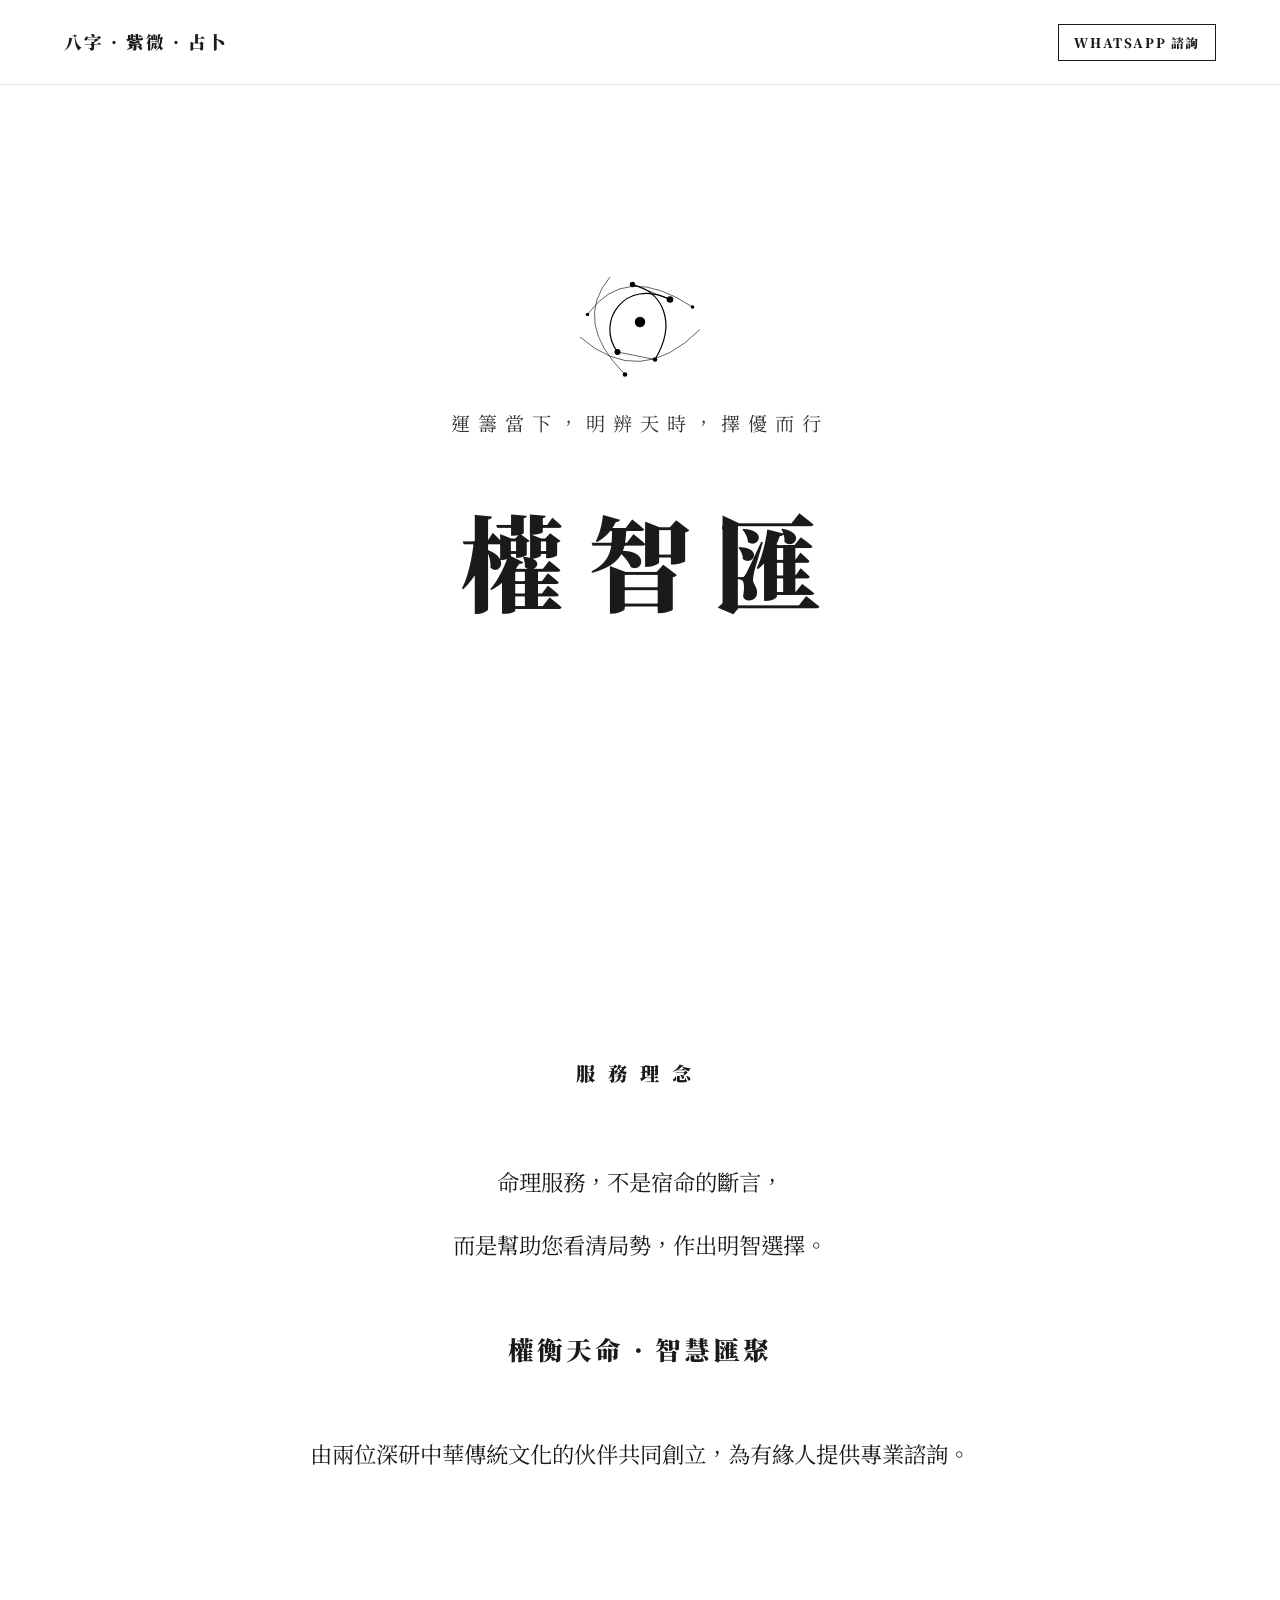
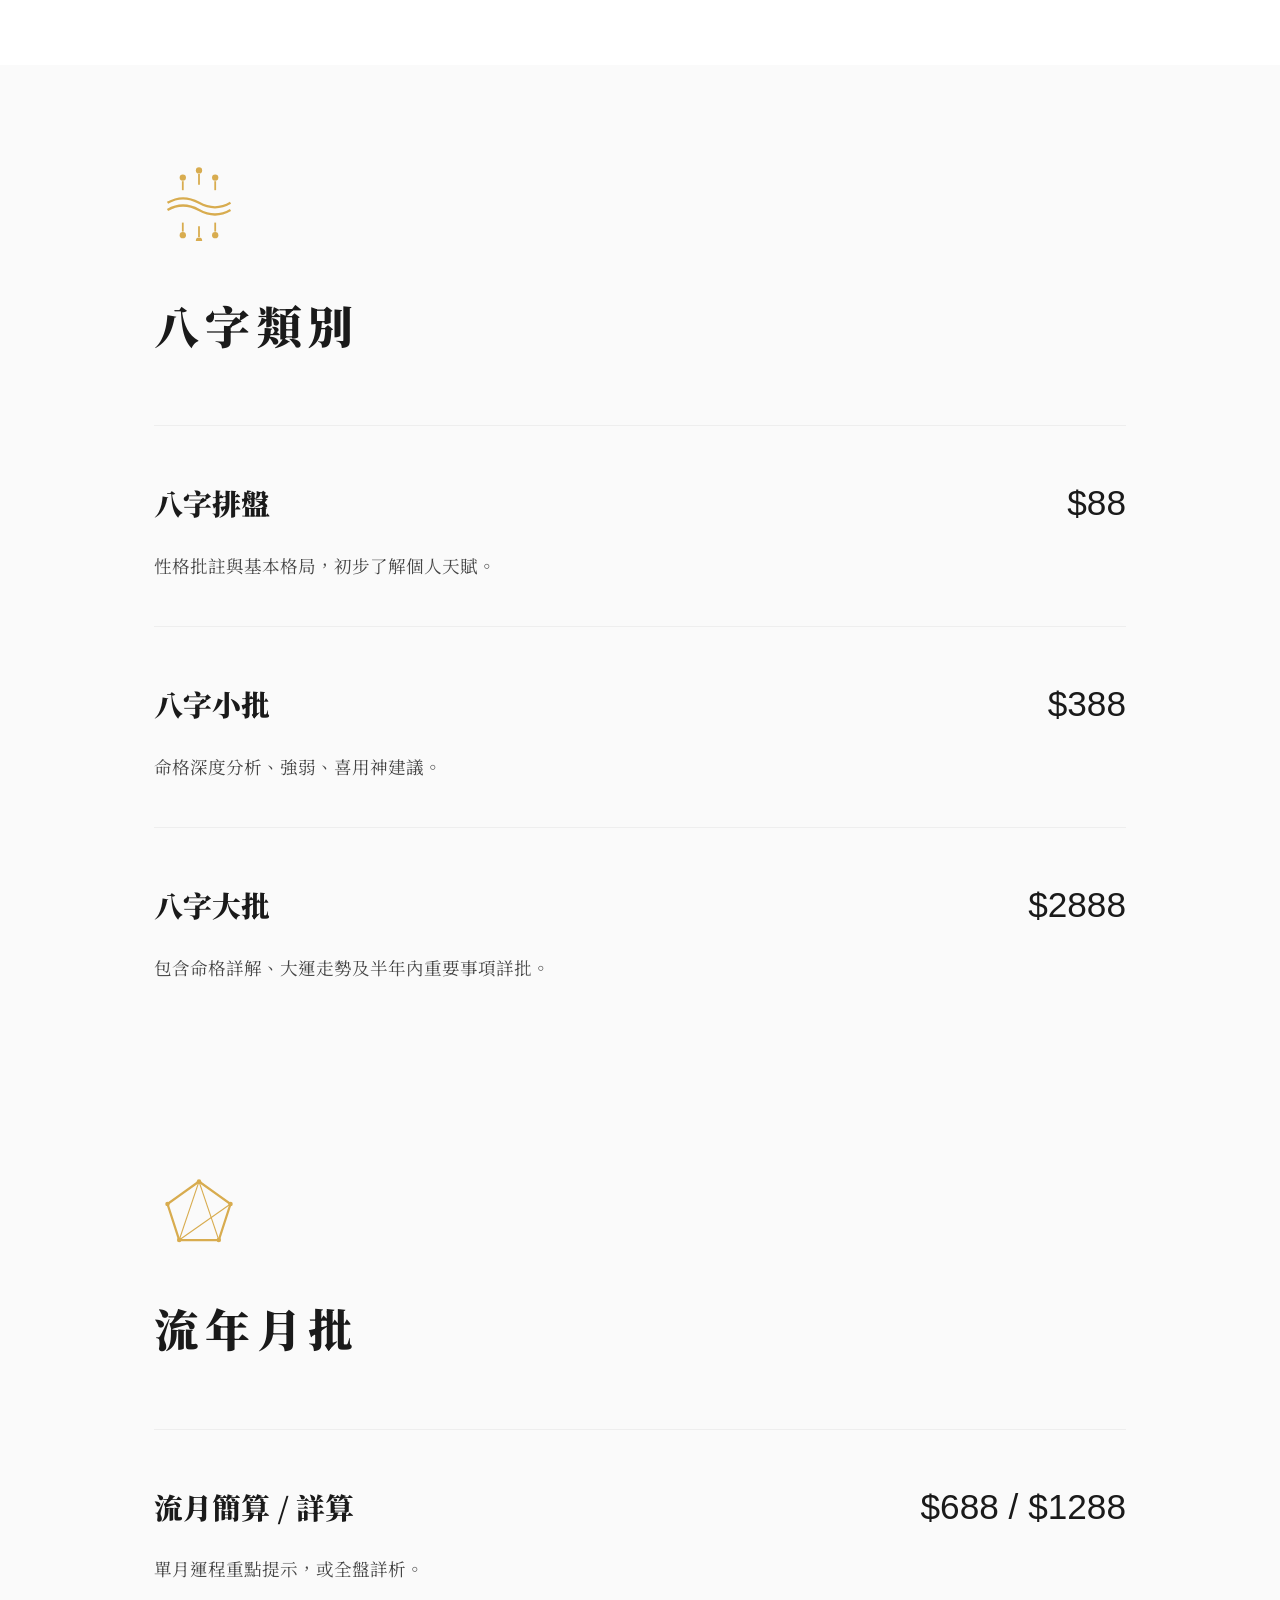
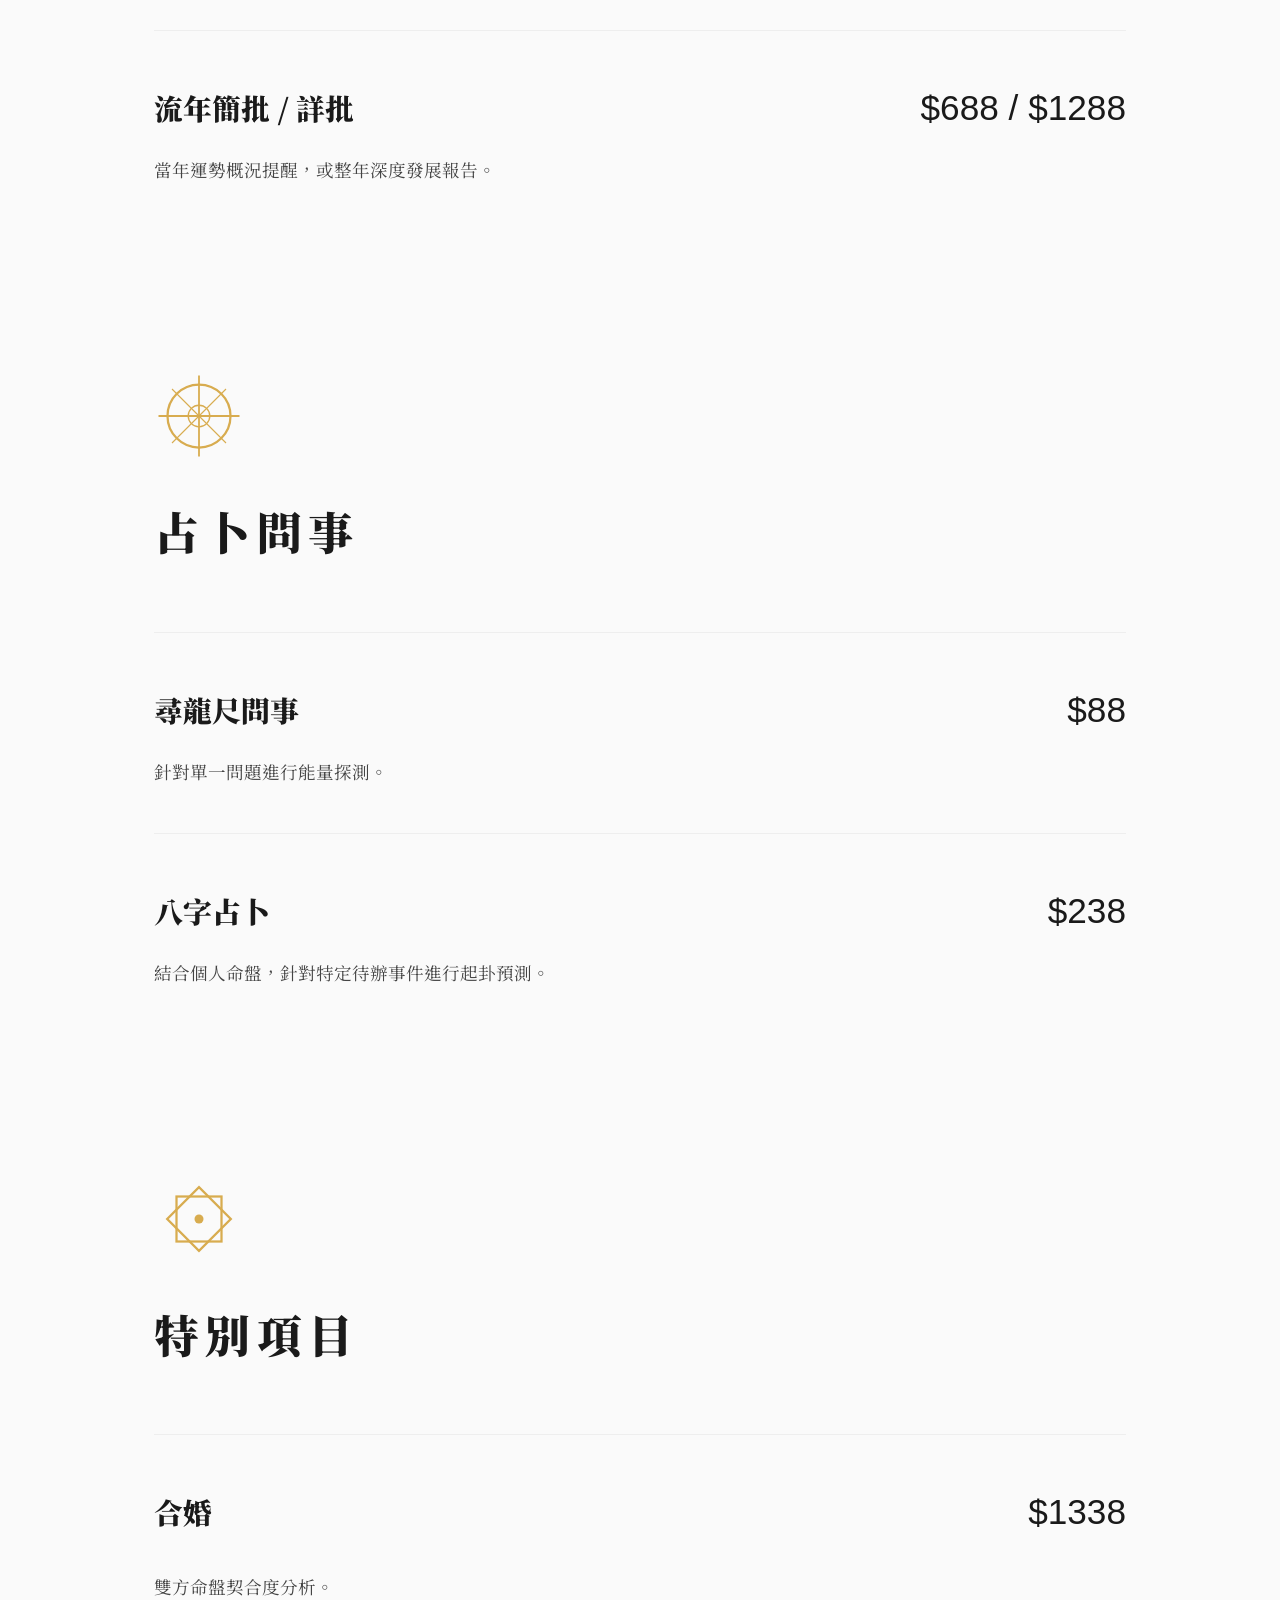
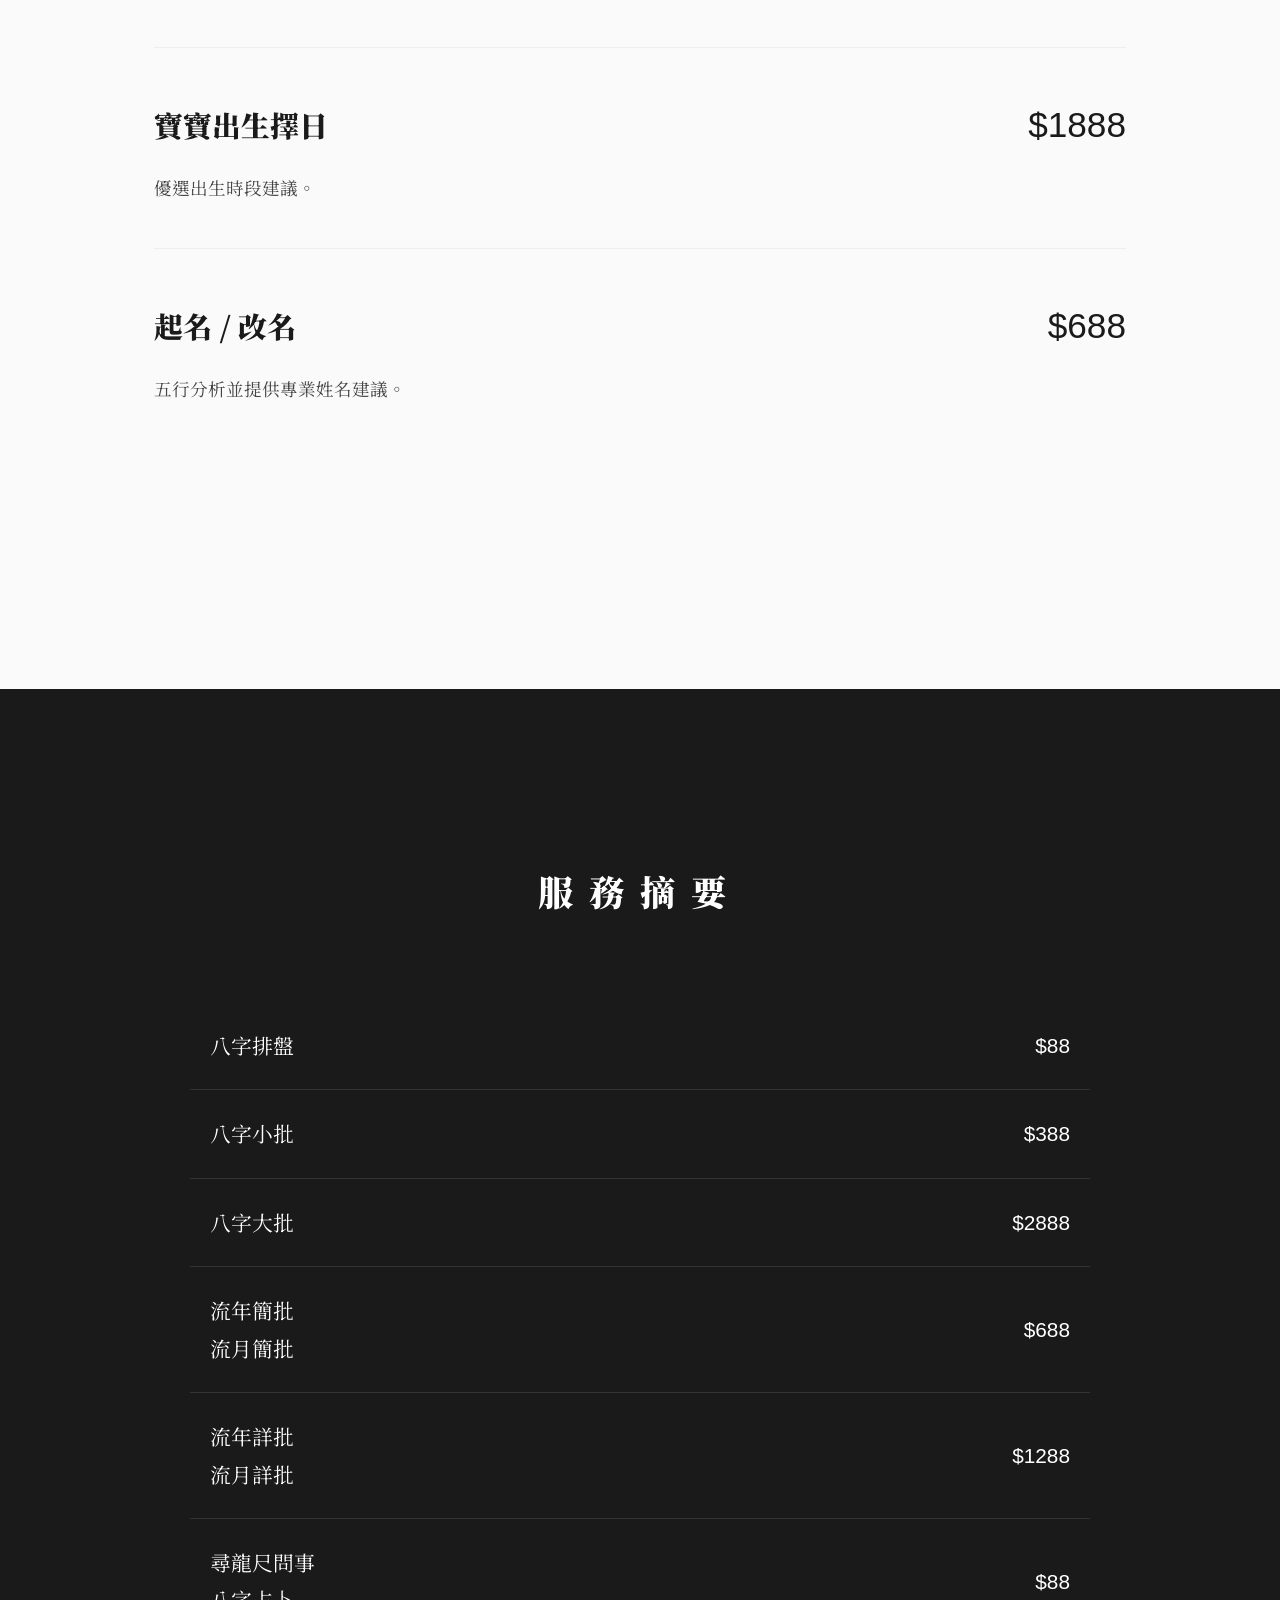
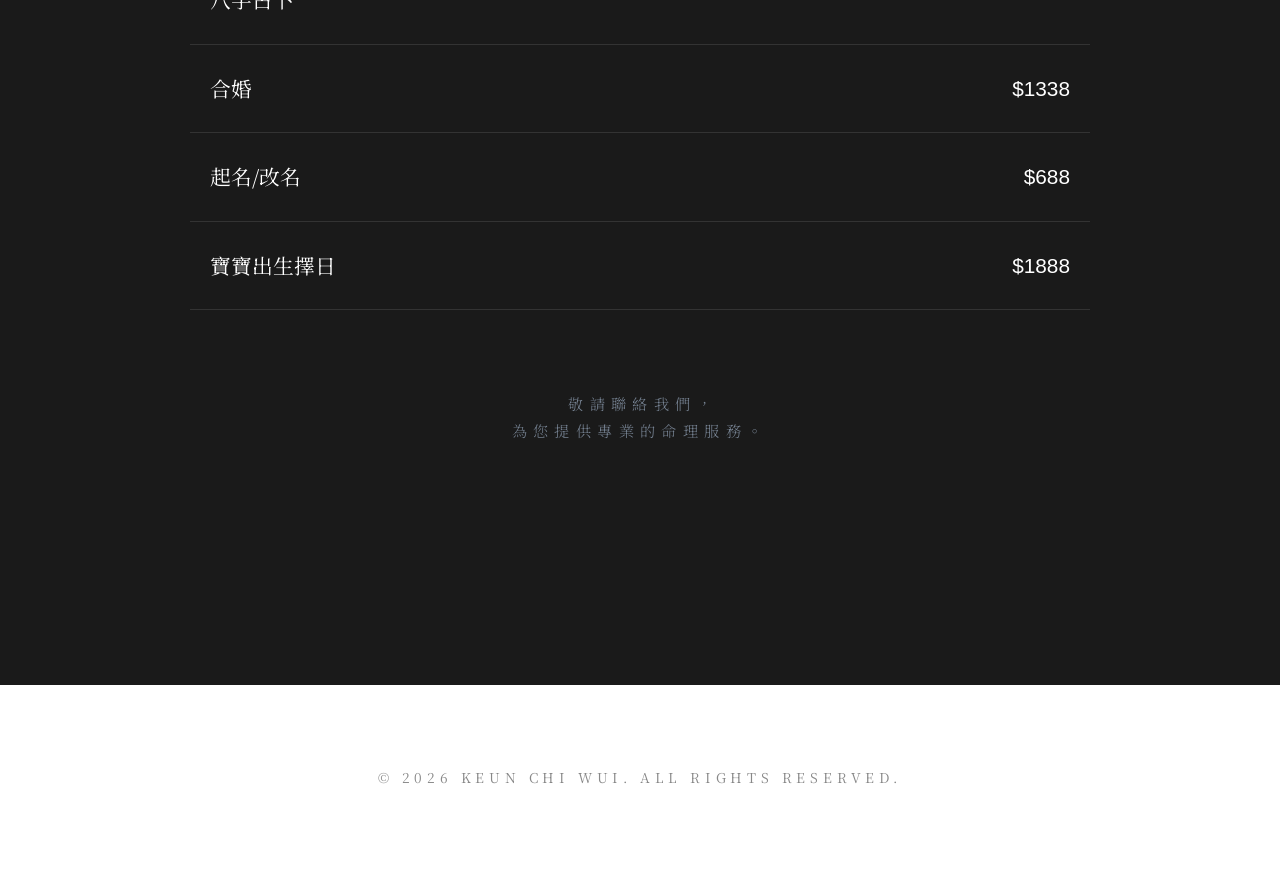
<file: index.html>
<!DOCTYPE html>
<html lang="zh-TW">
<head>
<meta charset="UTF-8">
<meta name="viewport" content="width=device-width, initial-scale=1.0, maximum-scale=1.0, user-scalable=no">
<title>權智匯｜占卜八字紫薇命理</title>

<link href="https://fonts.googleapis.com/css2?family=Noto+Serif+TC:wght@200;400;900&display=swap" rel="stylesheet">

<style>
:root { --white: #ffffff; --black: #1a1a1a; --gold: #d8ac4f; --gray: #888888; }
* { box-sizing: border-box; -webkit-font-smoothing: antialiased; }
body { margin: 0; padding: 0; background-color: var(--white); color: var(--black); font-family: "Noto Serif TC", serif; line-height: 1.8; overflow-x: hidden; }

/* 滾動動畫 */
.reveal { opacity: 0; transform: translateY(30px); transition: all 1.2s cubic-bezier(0.2, 0.6, 0.2, 1); }
.reveal.active { opacity: 1; transform: translateY(0); }

/* 修正 1：導覽列（防止手機端文字重疊） */
nav { 
position: fixed; top: 0; width: 100%; height: 85px; 
background: rgba(255, 255, 255, 0.98); z-index: 1000; 
display: flex; align-items: center; justify-content: space-between; 
padding: 0 5%; border-bottom: 0.5px solid #e5e5e5; 
}
.nav-left { letter-spacing: 0.15rem; font-size: clamp(0.9rem, 3vw, 1.1rem); font-weight: 900; white-space: nowrap; }
.nav-right a { 
text-decoration: none; color: var(--black); font-size: 0.8rem; 
letter-spacing: 0.1rem; border: 1px solid var(--black); 
padding: 8px 15px; font-weight: 900; white-space: nowrap;
}

/* Hero 區域：修正比例與標誌 */
.hero { height: 100vh; display: flex; flex-direction: column; justify-content: center; align-items: center; text-align: center; padding: 0 5%; }
.brand-logo { width: 150px; height: 100px; margin-bottom: 40px; }
.hero-subtitle { font-size: 1.2rem; letter-spacing: 0.5rem; margin-bottom: 25px; color: #333; }
.hero-title { font-size: clamp(3rem, 12vw, 6.5rem); font-weight: 900; letter-spacing: 1.5rem; text-indent: 1.5rem; margin: 0; }

/* 服務理念 */
.philosophy { padding: 140px 10%; text-align: center; max-width: 1000px; margin: 0 auto; }
.philosophy h2 { font-size: 1.2rem; letter-spacing: 0.8rem; margin-bottom: 60px; font-weight: 900; }
.philosophy p { font-size: 1.4rem; line-height: 2.8; margin-bottom: 40px; }
.highlight { font-weight: 900; letter-spacing: 0.2rem; display: block; margin: 50px 0; font-size: 1.6rem; }

/* 服務清單佈局 */
.service-container { background-color: #fafafa; padding: 100px 0; }
.service-block { max-width: 1100px; margin: 0 auto 140px auto; padding: 0 5%; }
.service-logo { width: 90px; height: 90px; margin-bottom: 30px; }
.category-name { font-size: 2.8rem; font-weight: 900; margin-bottom: 60px; letter-spacing: 0.4rem; }

.item { padding: 45px 0; border-top: 1px solid #eee; }
.item-header { display: flex; justify-content: space-between; align-items: baseline; }
.item-title { font-size: 1.8rem; font-weight: 900; }
.item-price { font-size: 2.2rem; font-weight: 200; font-family: sans-serif; }
.item-desc { font-size: 1.1rem; color: #444; margin-top: 15px; }

/* 特別項目：分行排版 */
.multi-row { display: flex; flex-direction: column; width: 100%; }
.sub-row { display: flex; justify-content: space-between; align-items: baseline; margin-bottom: 12px; }

/* 價格總表 */
.price-summary { background-color: var(--black); color: var(--white); padding: 140px 10%; text-align: center; }
.summary-title { font-size: 2.2rem; letter-spacing: 1rem; margin-bottom: 80px; font-weight: 900; }
.summary-table { max-width: 900px; margin: 0 auto; width: 100%; border-collapse: collapse; }
.summary-table td { padding: 25px 20px; border-bottom: 0.5px solid #333; text-align: left; font-size: 1.3rem; }
.summary-table td:last-child { text-align: right; font-weight: 200; font-family: sans-serif; }

footer { padding: 80px; text-align: center; font-size: 0.85rem; color: var(--gray); letter-spacing: 0.3rem; }
.contact-hint {
    text-align: center;      /* 保持居中 */
    width: 100%;             /* 確保寬度佔滿 */
    display: block;          /* 確保它是區塊元素 */
    
    color: #b0c4de;
    font-size: 0.95rem;
    margin-top: 80px;
    margin-bottom: 100px;
    
    /* 🔑 關鍵修正組合 */
    letter-spacing: 0.4rem;  /* 右側多出的間距 */
    text-indent: 0.4rem;     /* 👈 左側補上同樣的間距，讓左右完全對稱 */
    
    opacity: 0.6;
    font-weight: 300;
}

@media (max-width: 768px) {
.category-name { font-size: 2.2rem; }
.item-title { font-size: 1.5rem; }
.item-price { font-size: 1.8rem; }
.philosophy p { font-size: 1.1rem; }
}
</style>
</head>
<body>

<nav>
<div class="nav-left">八字 · 紫微 · 占卜</div>
<div class="nav-right"><a href="https://wa.me/85267113958" target="_blank">WHATSAPP 諮詢</a></div>
</nav>

<header class="hero">
<div class="brand-logo">
<svg viewBox="0 0 100 100" xmlns="http://www.w3.org/2000/svg">
<g stroke="black" stroke-width="0.5" fill="none" opacity="0.8">
<path d="M15 45 Q 40 10 85 40" />
<path d="M10 60 Q 50 95 90 55" />
<path d="M30 20 Q 5 50 40 85" />
</g>

<g stroke="black" stroke-width="0.8" fill="none">
<path d="M45 25 C 65 30 75 50 60 75" />
<path d="M35 70 C 20 50 40 20 70 35" />
<line x1="45" y1="25" x2="70" y2="35" stroke-width="0.4" />
<line x1="60" y1="75" x2="35" y2="70" stroke-width="0.4" />
</g>

<g fill="black">
<circle cx="50" cy="50" r="3.5"/> <circle cx="45" cy="25" r="1.8"/>
<circle cx="70" cy="35" r="2.2"/>
<circle cx="60" cy="75" r="1.5"/>
<circle cx="35" cy="70" r="2"/>
<circle cx="85" cy="40" r="1.2"/>
<circle cx="15" cy="45" r="1.2"/>
<circle cx="40" cy="85" r="1.5"/>
</g>
</svg>
</div>
<p class="hero-subtitle">運籌當下，明辨天時，擇優而行</p>
<h1 class="hero-title">權智匯</h1>
</header>

<section class="philosophy reveal">
<h2>服務理念</h2>
<p>命理服務，不是宿命的斷言，<br>而是幫助您看清局勢，作出明智選擇。</p>
<span class="highlight">權衡天命 · 智慧匯聚</span>
<p>由兩位深研中華傳統文化的伙伴共同創立，為有緣人提供專業諮詢。</p>
</section>

<div class="service-container">
<section class="service-block reveal">
<div class="service-logo">
<svg viewBox="0 0 100 85" xmlns="http://www.w3.org/2000/svg">
<path d="M15,42 Q32,32 50,42 T85,42" stroke="#d8ac4f" stroke-width="2.5" fill="none"/>
<path d="M15,50 Q32,40 50,50 T85,50" stroke="#d8ac4f" stroke-width="2.5" fill="none"/>
<circle cx="32" cy="14" r="3.5" fill="#d8ac4f"/><line x1="32" y1="18" x2="32" y2="28" stroke="#d8ac4f" stroke-width="2"/>
<circle cx="50" cy="6" r="3.5" fill="#d8ac4f"/><line x1="50" y1="10" x2="50" y2="22" stroke="#d8ac4f" stroke-width="2"/>
<circle cx="68" cy="14" r="3.5" fill="#d8ac4f"/><line x1="68" y1="18" x2="68" y2="28" stroke="#d8ac4f" stroke-width="2"/>
<circle cx="32" cy="78" r="3.5" fill="#d8ac4f"/><line x1="32" y1="64" x2="32" y2="74" stroke="#d8ac4f" stroke-width="2"/>
<circle cx="50" cy="84" r="3.5" fill="#d8ac4f"/><line x1="50" y1="68" x2="50" y2="80" stroke="#d8ac4f" stroke-width="2"/>
<circle cx="68" cy="78" r="3.5" fill="#d8ac4f"/><line x1="68" y1="64" x2="68" y2="74" stroke="#d8ac4f" stroke-width="2"/>
</svg>
</div>
<div class="category-name">八字類別</div>
<div class="item">
<div class="item-header"><span class="item-title">八字排盤</span><span class="item-price">$88</span></div>
<div class="item-desc">性格批註與基本格局，初步了解個人天賦。</div>
</div>
<div class="item">
<div class="item-header"><span class="item-title">八字小批</span><span class="item-price">$388</span></div>
<div class="item-desc">命格深度分析、強弱、喜用神建議。</div>
</div>
<div class="item">
<div class="item-header"><span class="item-title">八字大批</span><span class="item-price">$2888</span></div>
<div class="item-desc">包含命格詳解、大運走勢及半年內重要事項詳批。</div>
</div>
</section>

<section class="service-block reveal">
<div class="service-logo">
<svg viewBox="0 0 100 100" xmlns="http://www.w3.org/2000/svg">
<path d="M50,15 L85,40 L72,80 L28,80 L15,40 Z" stroke="#d8ac4f" stroke-width="2.5" fill="none"/>
<line x1="50" y1="15" x2="72" y2="80" stroke="#d8ac4f" stroke-width="1.2"/>
<line x1="50" y1="15" x2="28" y2="80" stroke="#d8ac4f" stroke-width="1.2"/>
<line x1="85" y1="40" x2="28" y2="80" stroke="#d8ac4f" stroke-width="1.2"/>
<circle cx="50" cy="15" r="2.5" fill="#d8ac4f"/>
<circle cx="85" cy="40" r="2.5" fill="#d8ac4f"/>
<circle cx="72" cy="80" r="2.5" fill="#d8ac4f"/>
<circle cx="28" cy="80" r="2.5" fill="#d8ac4f"/>
<circle cx="15" cy="40" r="2.5" fill="#d8ac4f"/>
</svg>
</div>
<div class="category-name">流年月批</div>
<div class="item">
<div class="item-header"><span class="item-title">流月簡算 / 詳算</span><span class="item-price">$688 / $1288</span></div>
<div class="item-desc">單月運程重點提示，或全盤詳析。</div>
</div>
<div class="item">
<div class="item-header"><span class="item-title">流年簡批 / 詳批</span><span class="item-price">$688 / $1288</span></div>
<div class="item-desc">當年運勢概況提醒，或整年深度發展報告。</div>
</div>
</section>

<section class="service-block reveal">
<div class="service-logo">
<svg viewBox="0 0 100 100" xmlns="http://www.w3.org/2000/svg">
<circle cx="50" cy="50" r="35" stroke="#d8ac4f" stroke-width="2.5" fill="none"/>
<circle cx="50" cy="50" r="12" stroke="#d8ac4f" stroke-width="1.5" fill="none"/>
<line x1="50" y1="5" x2="50" y2="95" stroke="#d8ac4f" stroke-width="2"/>
<line x1="5" y1="50" x2="95" y2="50" stroke="#d8ac4f" stroke-width="2"/>
<line x1="20" y1="20" x2="80" y2="80" stroke="#d8ac4f" stroke-width="1.2"/>
<line x1="80" y1="20" x2="20" y2="80" stroke="#d8ac4f" stroke-width="1.2"/>
</svg>
</div>
<div class="category-name">占卜問事</div>
<div class="item">
<div class="item-header"><span class="item-title">尋龍尺問事</span><span class="item-price">$88</span></div>
<div class="item-desc">針對單一問題進行能量探測。</div>
</div>
<div class="item">
<div class="item-header"><span class="item-title">八字占卜</span><span class="item-price">$238</span></div>
<div class="item-desc">結合個人命盤，針對特定待辦事件進行起卦預測。</div>
</div>
</section>

<section class="service-block reveal">
<div class="service-logo">
<svg viewBox="0 0 100 100" xmlns="http://www.w3.org/2000/svg">
<rect x="25" y="25" width="50" height="50" stroke="#d8ac4f" stroke-width="2.5" fill="none" transform="rotate(45 50 50)"/>
<rect x="25" y="25" width="50" height="50" stroke="#d8ac4f" stroke-width="2.5" fill="none"/>
<circle cx="50" cy="50" r="5" fill="#d8ac4f"/>
</svg>
</div>
<div class="category-name">特別項目</div>
<div class="item">
<div class="multi-row">
<div class="sub-row"><span class="item-title">合婚</span><span class="item-price">$1338</span></div>
</div>
<div class="item-desc">雙方命盤契合度分析。</div>
</div>
<div class="item">
<div class="sub-row"><span class="item-title">寶寶出生擇日</span><span class="item-price">$1888</span></div>
<div class="item-desc">優選出生時段建議。</div>
</div>
<div class="item">
<div class="item-header"><span class="item-title">起名 / 改名</span><span class="item-price">$688</span></div>
<div class="item-desc">五行分析並提供專業姓名建議。</div>
</div>
</section>
</div>

<section class="price-summary reveal">
<h2 class="summary-title">服務摘要</h2>
<table class="summary-table">
            <tr><td>八字排盤</td><td>$88</td></tr>
            <tr><td>八字小批</td><td>$388</td></tr>
<tr><td>八字大批</td><td>$2888</td></tr>
            <tr><td>流年簡批  <br>流月簡批</td><td>$688</td></tr>
            <tr><td>流年詳批  <br>流月詳批</td><td>$1288</td></tr>
<tr><td>尋龍尺問事  <br>八字占卜</td><td>$88</td></tr>
            <tr><td>合婚</td><td>$1338</td></tr>
            <tr><td>起名/改名</td><td>$688</td></tr>
<tr><td>寶寶出生擇日</td><td>$1888</td></tr>
</table>
<div class="contact-hint">
敬請聯絡我們，<br>為您提供專業的命理服務。
</a>
</div>

</section>

<footer>&copy; 2026 KEUN CHI WUI. ALL RIGHTS RESERVED.</footer>

<script>
const observer = new IntersectionObserver((entries) => {
entries.forEach(entry => { if (entry.isIntersecting) entry.target.classList.add('active'); });
}, { threshold: 0.1 });
document.querySelectorAll('.reveal').forEach(el => observer.observe(el));
</script>
</body>
</html>
</file>
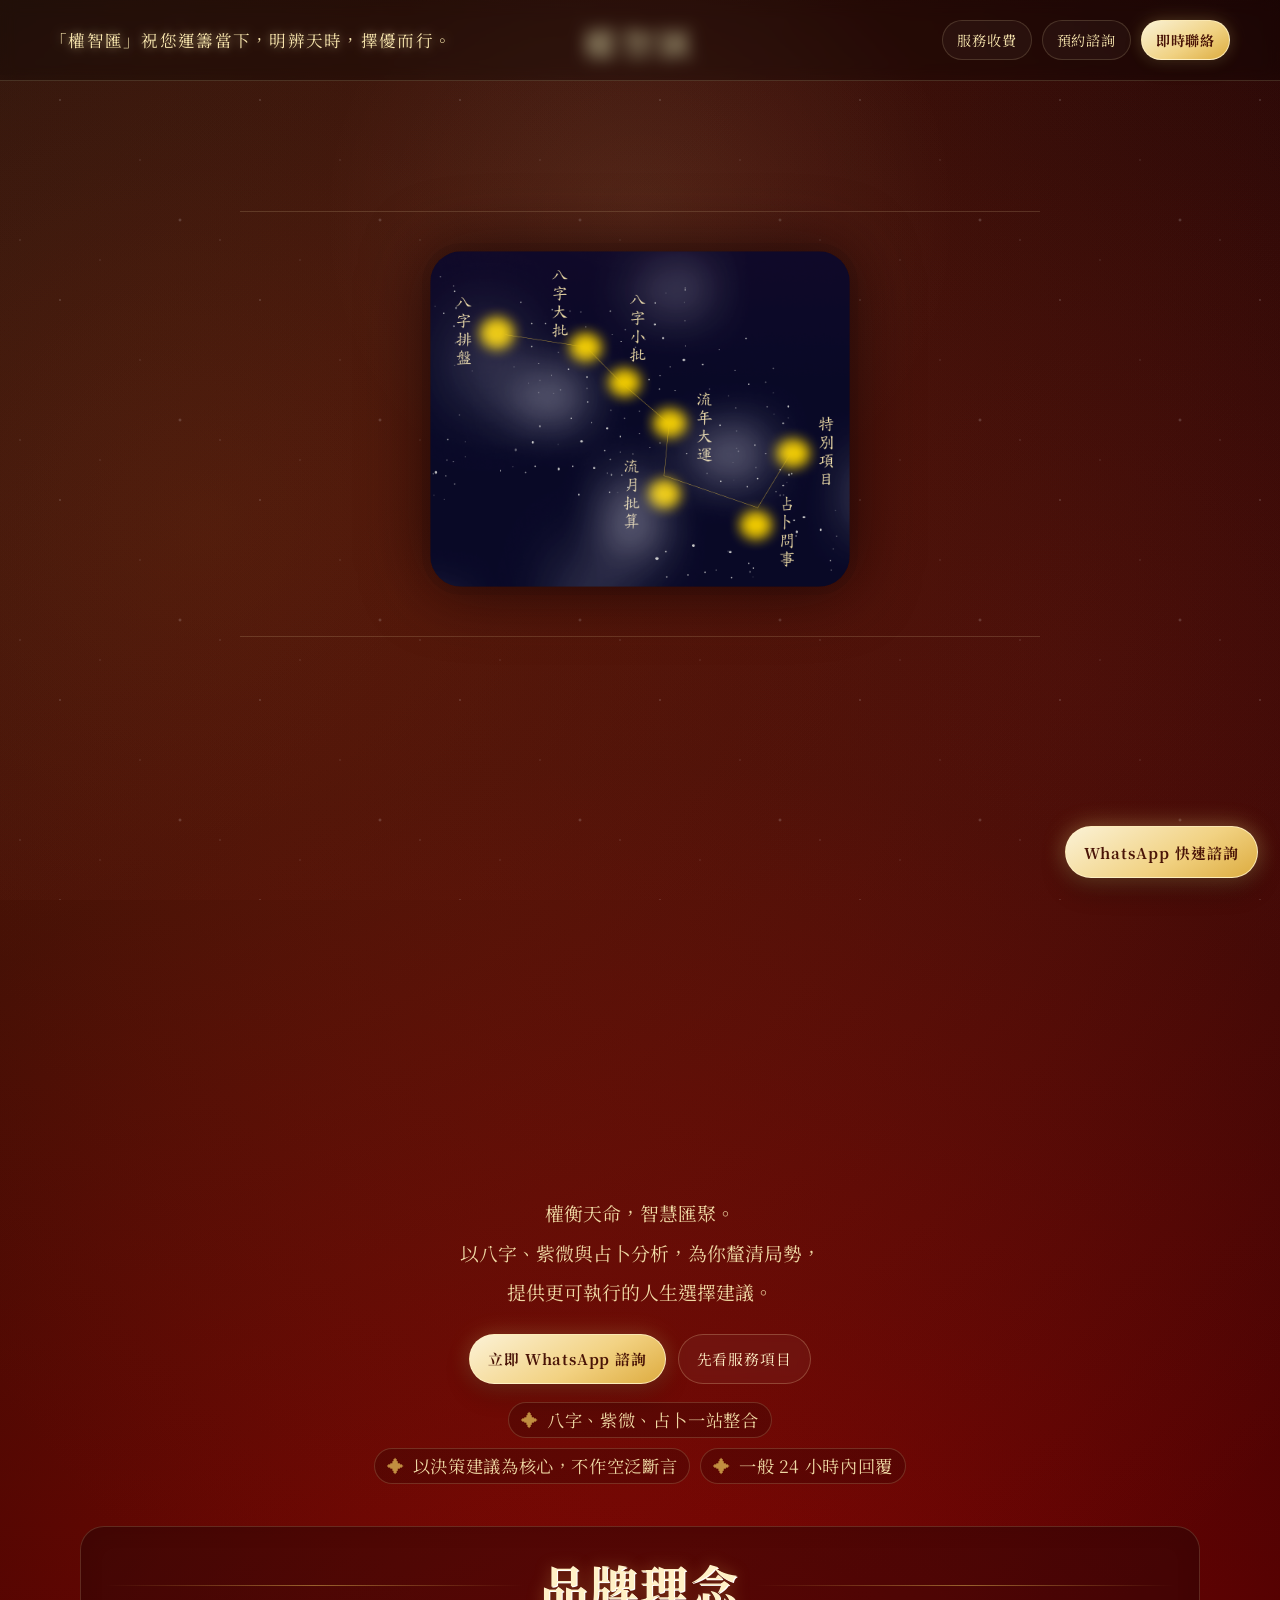
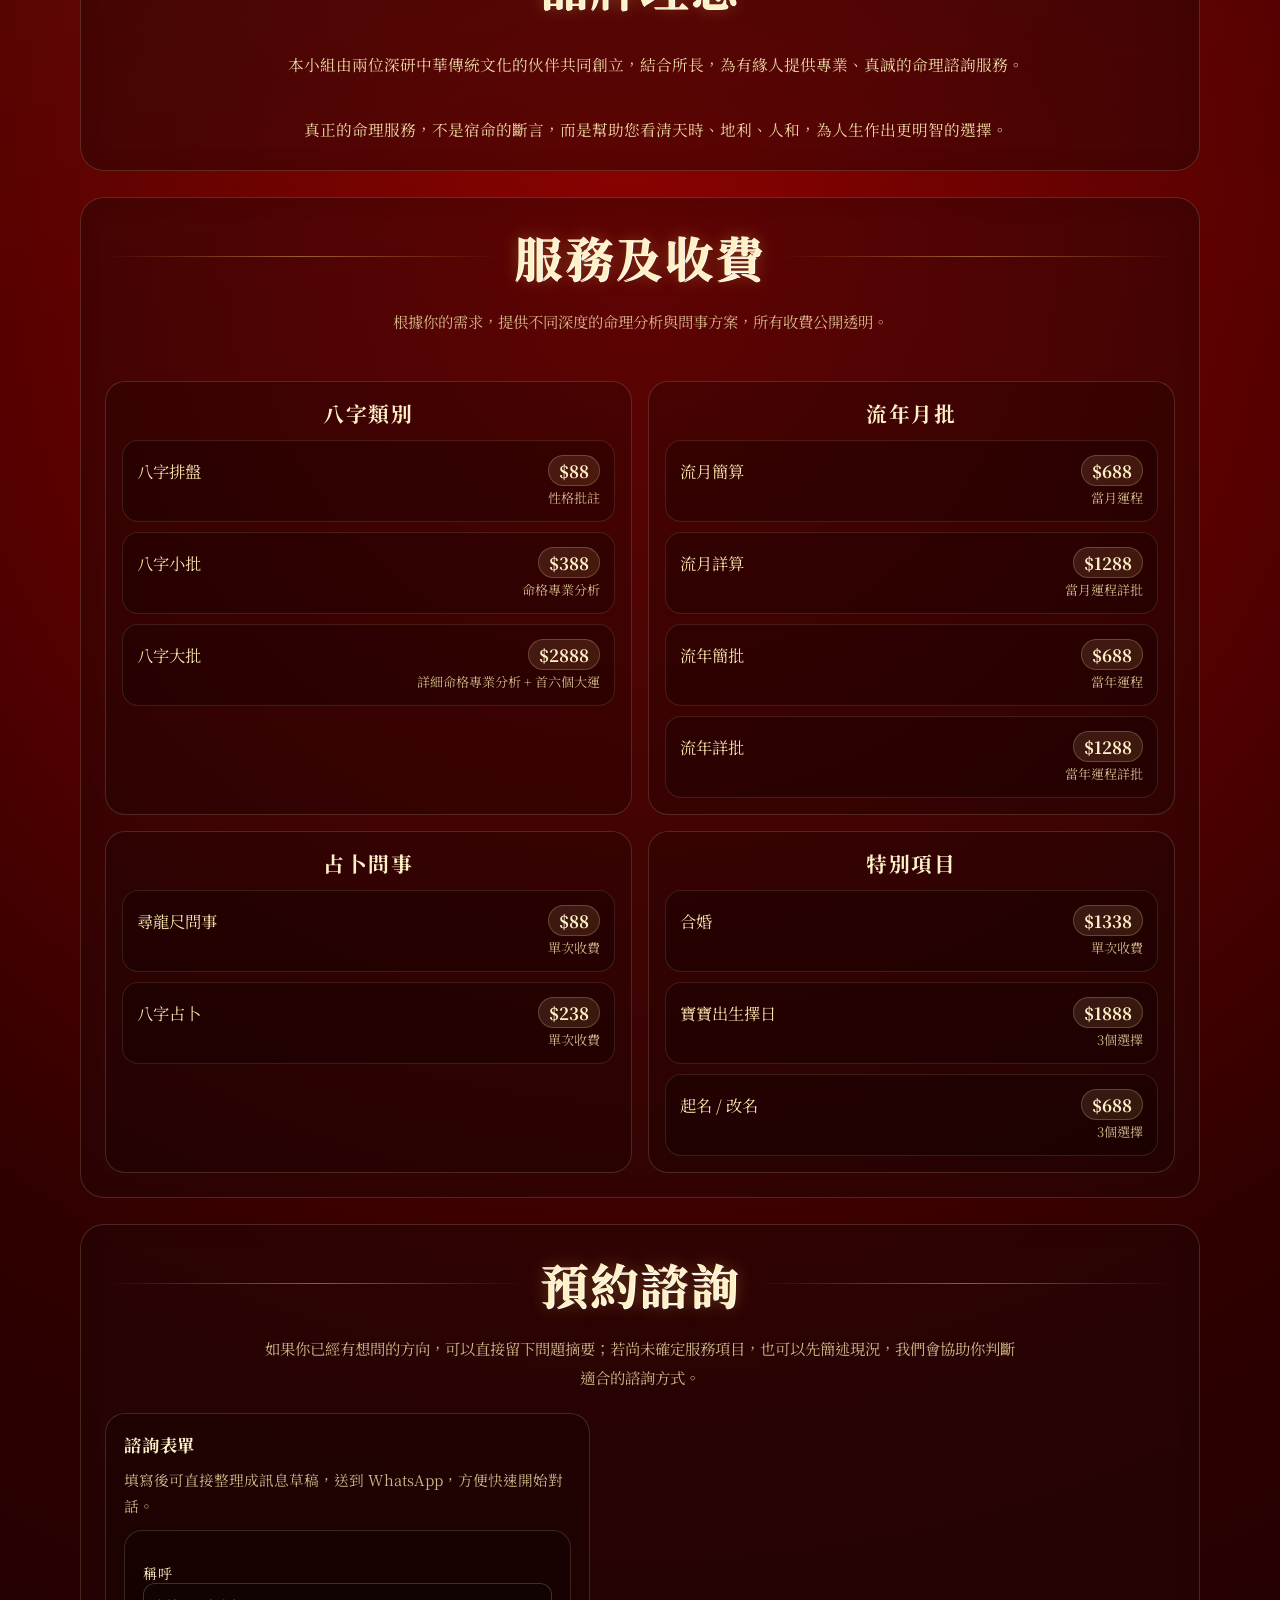
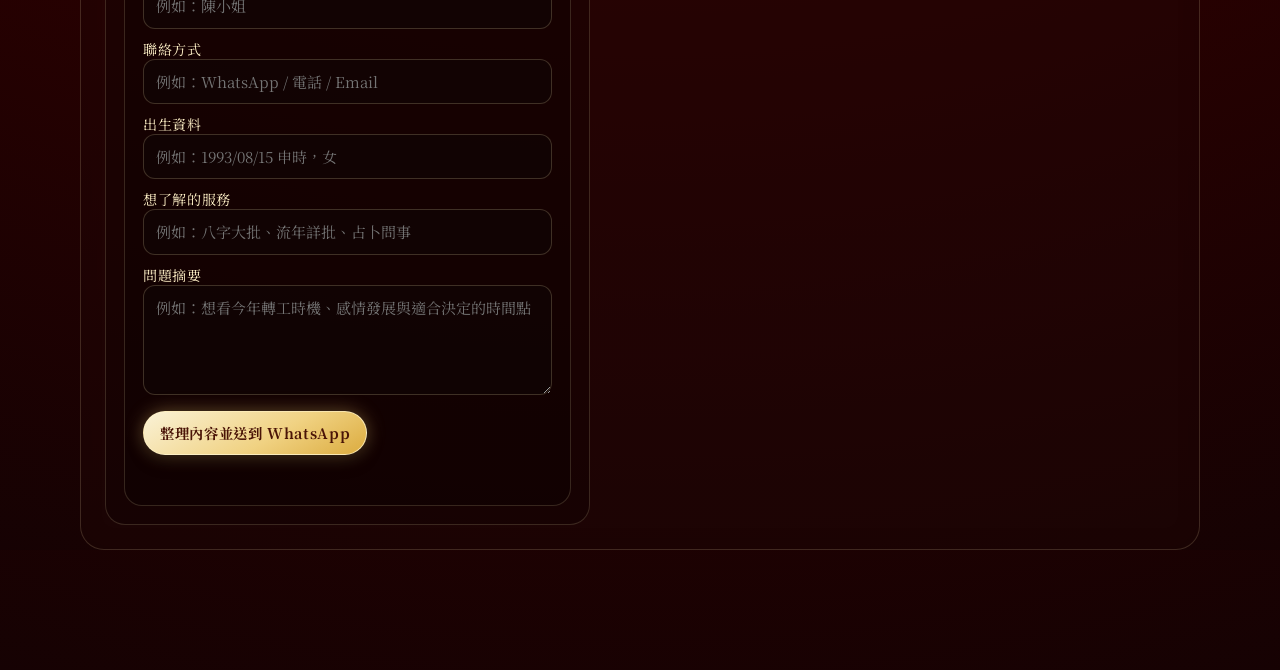
<file: celestial-logic-web/index.html>
<!DOCTYPE html>
<!-- deploy-test -->
<html lang="zh-TW">
<head>
    <meta charset="UTF-8">
    <meta name="viewport" content="width=device-width, initial-scale=1.0">
    <meta name="description" content="權智匯提供八字、紫微斗數與占卜命理諮詢，助你明辨天時，為事業、感情與人生規劃作出更穩妥的選擇。">
    <meta name="theme-color" content="#420000">
    <meta property="og:type" content="website">
    <meta property="og:locale" content="zh_TW">
    <meta property="og:title" content="權智匯｜命理諮詢">
    <meta property="og:description" content="八字、紫微斗數與占卜命理諮詢一站整合，助你看清方向、擇優而行。">
    <link rel="preconnect" href="https://fonts.googleapis.com">
    <link rel="preconnect" href="https://fonts.gstatic.com" crossorigin>
    <link href="https://fonts.googleapis.com/css2?family=Noto+Serif+TC:wght@700;900&display=swap" rel="stylesheet">
    <title>權智匯｜算命占卜命理</title>
    <style>
        :root {
            --bg-red: #8b0000;
            --bg-deep: #300000;
            --bg-night: #160203;
            --gold: #f8e6ae;
            --gold-bright: #fff1c7;
            --gold-soft: #d8ac4f;
            --ink-soft: rgba(16, 8, 8, 0.55);
            --glow-amber: rgba(238, 188, 96, 0.28);
            --glow-rose: rgba(142, 26, 26, 0.34);
            --text-main: rgba(248, 230, 174, 0.94);
            --text-muted: rgba(248, 230, 174, 0.8);
            --panel: rgba(34, 8, 8, 0.42);
            --panel-border: rgba(248, 230, 174, 0.16);
            --radius-panel: 24px;
            --radius-card: 20px;
            --radius-pill: 999px;
            --space-1: 10px;
            --space-2: 14px;
            --space-3: 18px;
            --space-4: 24px;
            --space-5: 32px;
            --shadow-panel: inset 0 0 26px rgba(0, 0, 0, 0.08);
            --shadow-soft: 0 12px 24px rgba(56, 7, 0, 0.18);
            --shadow-hover: 0 16px 30px rgba(56, 7, 0, 0.24);
            --transition-base: transform 0.22s ease, box-shadow 0.22s ease, border-color 0.22s ease;

            /* ── Responsive hero layout tokens ── */
            --hero-min-h:  100svh;
            --hero-top-pad: clamp(108px, 14vw, 136px);
            --hero-bottom-pad: clamp(36px, 7vw, 68px);
            --hero-gap: clamp(18px, 3vw, 28px);
            --panel-w:     min(76vw, 820px);
            --intro-w:     min(60vw, 580px);
            --intro-font:  clamp(1rem, 1.3vw, 1.08rem);
            --intro-lh:    1.8;
            --intro-pad:   14px 18px;
        }

        html, body {
            margin: 0;
            min-height: 100%;
            background:
                radial-gradient(circle at 16% 14%, rgba(212, 126, 37, 0.19), transparent 42%),
                radial-gradient(circle at 84% 18%, rgba(168, 39, 39, 0.18), transparent 40%),
                radial-gradient(circle at center, var(--bg-red) 0%, var(--bg-deep) 56%, var(--bg-night) 100%);
            color: var(--gold);
            font-family: "Noto Serif TC", "Songti TC", serif;
        }

        html {
            scroll-behavior: smooth;
        }

        body {
            position: relative;
            min-height: 100vh;
        }

        body::before {
            content: "";
            position: fixed;
            inset: 0;
            background-image:
                radial-gradient(1px 1px at 10% 20%, rgba(255, 255, 255, 0.9), transparent),
                radial-gradient(1.5px 1.5px at 30% 50%, rgba(255, 255, 255, 0.8), transparent),
                radial-gradient(1px 1px at 70% 80%, rgba(255, 255, 255, 0.76), transparent),
                radial-gradient(2px 2px at 90% 10%, rgba(255, 255, 255, 0.84), transparent),
                radial-gradient(1px 1px at 50% 30%, rgba(255, 255, 255, 0.72), transparent);
            background-size: 200px 200px;
            opacity: 0.3;
            pointer-events: none;
            z-index: 1;
        }

        body::after {
            content: "";
            position: fixed;
            inset: 0;
            pointer-events: none;
            z-index: 1;
            background:
                radial-gradient(circle at 50% 24%, rgba(255, 236, 176, 0.08), transparent 34%),
                linear-gradient(125deg, rgba(255, 248, 220, 0.03), rgba(80, 13, 13, 0.08) 44%, rgba(26, 4, 4, 0.02) 80%);
            mix-blend-mode: screen;
        }

        .navbar {
            position: fixed;
            top: 0;
            left: 0;
            width: 100%;
            display: flex;
            justify-content: center;
            align-items: center;
            padding: 20px 32px;
            box-sizing: border-box;
            background: rgba(0, 0, 0, 0.28);
            backdrop-filter: blur(8px);
            border-bottom: 1px solid var(--panel-border);
            z-index: 100;
        }

        .nav-inner {
            width: min(1180px, 100%);
            display: flex;
            align-items: center;
            justify-content: space-between;
            gap: 18px;
        }

        .nav-logo {
            color: #f8e6ae;
            font-size: 1.04rem;
            letter-spacing: 0.08rem;
            text-decoration: none;
            text-align: center;
            white-space: nowrap;
            text-shadow: 0 0 10px rgba(248, 230, 174, 0.6);
        }

        .nav-links {
            display: flex;
            align-items: center;
            gap: 10px;
            flex-wrap: wrap;
            justify-content: flex-end;
        }

        .nav-link,
        .nav-cta {
            display: inline-flex;
            align-items: center;
            justify-content: center;
            min-height: 38px;
            padding: 0 14px;
            border-radius: var(--radius-pill);
            text-decoration: none;
            font-size: 0.88rem;
            letter-spacing: 0.05rem;
            transition: var(--transition-base);
            white-space: nowrap;
        }

        .nav-link {
            color: var(--gold);
            border: 1px solid rgba(248, 230, 174, 0.16);
            background: rgba(255, 255, 255, 0.03);
        }

        .nav-link:hover,
        .nav-link:focus-visible {
            border-color: rgba(248, 230, 174, 0.3);
            transform: translateY(-2px);
        }

        .nav-cta {
            color: #4a1407;
            font-weight: 700;
            border: 1px solid rgba(255, 242, 197, 0.82);
            background: linear-gradient(150deg, rgba(255, 247, 219, 0.98), rgba(245, 214, 133, 0.98) 58%, rgba(224, 175, 64, 0.98));
            box-shadow: 0 8px 18px rgba(0, 0, 0, 0.18), 0 0 16px rgba(255, 220, 125, 0.24);
        }

        .nav-cta:hover,
        .nav-cta:focus-visible {
            transform: translateY(-2px);
            box-shadow: 0 12px 24px rgba(0, 0, 0, 0.22), 0 0 22px rgba(255, 225, 136, 0.34);
        }

        .hero-container {
            position: relative;
            min-height: var(--hero-min-h, 100svh);
            padding: var(--hero-top-pad) 0 var(--hero-bottom-pad);
            display: grid;
            justify-items: center;
            align-content: start;
            gap: var(--hero-gap);
            z-index: 10;
            overflow: clip;
        }

        .hero-visual {
            position: relative;
            display: flex;
            flex-direction: column;
            align-items: center;
            justify-content: center;
            width: min(100%, 760px);
            min-height: clamp(220px, 34vw, 360px);
            padding: 32px 20px;
            border-top: 1px solid rgba(248, 230, 174, 0.16);
            border-bottom: 1px solid rgba(248, 230, 174, 0.16);
            z-index: 9;
        }

        .content {
            position: relative;
            inset: auto;
            transform: none;
            color: var(--gold);
            text-align: center;
            width: min(96vw, 920px);
            z-index: 11;
        }

        .title {
            margin: 0;
            font-size: clamp(5.2rem, 14.8vw, 9.6rem);
            font-weight: 700;
            font-family: "Noto Serif TC", "Songti TC", serif;
            color: var(--gold);
            letter-spacing: clamp(0.12rem, 0.72vw, 0.44rem);
            text-shadow:
                0 0 10px rgba(212, 175, 55, 0.5),
                1px 1px 0 rgba(255, 255, 255, 0.95),
                0 0 20px rgba(216, 172, 79, 0.62),
                0 0 42px rgba(176, 59, 31, 0.32);
        }

        .title-divider {
            width: clamp(110px, 22vw, 320px);
            height: 1px;
            background: linear-gradient(90deg, transparent, var(--gold), transparent);
            margin: 16px auto 0;
            border: none;
            opacity: 0.72;
        }

        .title-subtitle {
            margin: 14px 0 0;
            font-size: clamp(1.02rem, 3.1vw, 2.1rem);
            font-weight: 400;
            color: var(--gold);
            letter-spacing: clamp(0.1rem, 0.7vw, 0.36rem);
            opacity: 0.82;
            white-space: nowrap;
        }

        .intro-panel {
            width: var(--intro-w);
            max-width: 920px;
            margin: 0 auto 18px;
            min-height: auto;
            padding: var(--intro-pad);
            box-sizing: border-box;
            color: var(--text-main);
            font-weight: 400;
            line-height: var(--intro-lh);
            font-size: var(--intro-font);
            text-align: center;
            position: relative;
            z-index: 12;
            border: none;
            border-radius: 0;
            background: transparent;
            backdrop-filter: none;
            box-shadow: none;
        }

        .hero-intro-copy {
            margin: 0 auto;
            max-width: 34ch;
        }

        .intro-panel p {
            margin: 0;
            text-indent: 0;
        }

        .intro-panel p + p {
            margin-top: var(--space-1);
        }

        .hero-actions {
            margin-top: 22px;
            display: flex;
            align-items: center;
            justify-content: center;
            gap: 12px;
            flex-wrap: wrap;
        }

        .primary-action,
        .secondary-action {
            min-height: 48px;
            padding: 0 18px;
            border-radius: var(--radius-pill);
            text-decoration: none;
            display: inline-flex;
            align-items: center;
            justify-content: center;
            font-size: 0.92rem;
            letter-spacing: 0.05rem;
            transition: var(--transition-base);
        }

        .primary-action {
            color: #4a1407;
            font-weight: 700;
            border: 1px solid rgba(255, 242, 197, 0.82);
            background: linear-gradient(150deg, rgba(255, 247, 219, 0.98), rgba(245, 214, 133, 0.98) 58%, rgba(224, 175, 64, 0.98));
            box-shadow: 0 10px 24px rgba(0, 0, 0, 0.22), 0 0 22px rgba(255, 220, 125, 0.24);
        }

        .secondary-action {
            color: var(--gold-bright);
            border: 1px solid rgba(248, 230, 174, 0.24);
            background: rgba(255, 255, 255, 0.04);
            backdrop-filter: blur(6px);
        }

        .primary-action:hover,
        .primary-action:focus-visible,
        .secondary-action:hover,
        .secondary-action:focus-visible {
            transform: translateY(-2px);
        }

        .hero-highlights {
            margin-top: 18px;
            display: flex;
            justify-content: center;
            flex-wrap: wrap;
            gap: 10px;
        }

        .hero-highlight {
            display: inline-flex;
            align-items: center;
            gap: 8px;
            min-height: 34px;
            padding: 0 12px;
            border-radius: var(--radius-pill);
            border: 1px solid rgba(248, 230, 174, 0.18);
            background: rgba(0, 0, 0, 0.18);
            color: var(--text-main);
            font-size: 1.08rem;
            letter-spacing: 0.04rem;
        }

        .hero-highlight::before {
            content: "✦";
            color: var(--gold-soft);
            opacity: 0.82;
        }

        .whatsapp-cta {
            position: fixed;
            right: 22px;
            bottom: 22px;
            z-index: 130;
            min-height: 50px;
            padding: 0 18px;
            display: inline-flex;
            align-items: center;
            justify-content: center;
            text-align: center;
            border-radius: var(--radius-pill);
            border: 1px solid rgba(255, 242, 197, 0.82);
            text-decoration: none;
            color: #4a1407;
            background: linear-gradient(150deg, rgba(255, 247, 219, 0.98), rgba(245, 214, 133, 0.98) 58%, rgba(224, 175, 64, 0.98));
            font-size: 0.93rem;
            letter-spacing: 0.06rem;
            box-shadow: 0 12px 24px rgba(0, 0, 0, 0.28), 0 0 22px rgba(255, 220, 125, 0.38);
            transition: var(--transition-base);
            white-space: nowrap;
            font-weight: 700;
        }

        .whatsapp-cta:hover {
            transform: translateY(-3px);
            box-shadow: 0 16px 30px rgba(0, 0, 0, 0.24), 0 0 28px rgba(255, 225, 136, 0.48);
        }

        .hero-stage {
            position: relative;
            min-height: 100vh;
            min-height: var(--hero-min-h, 100svh);
            padding-top: 0;
        }

        .onepage-sections {
            position: relative;
            z-index: 12;
            width: min(1120px, calc(100% - 40px));
            margin: 28px auto 120px;
            display: grid;
            gap: 26px;
        }

        .onepage-block {
            border-radius: 24px;
            border: 1px solid rgba(248, 230, 174, 0.16);
            background: rgba(34, 8, 8, 0.42);
            box-shadow: inset 0 0 26px rgba(0, 0, 0, 0.08);
            padding: 24px;
            transition: var(--transition-base);
        }

        .onepage-block:hover {
            border-color: rgba(248, 230, 174, 0.28);
            box-shadow: inset 0 0 30px rgba(0, 0, 0, 0.08), 0 12px 28px rgba(0, 0, 0, 0.2);
            transform: translateY(-2px);
        }

        .section-title {
            margin: 0;
            display: flex;
            align-items: center;
            gap: 16px;
            font-size: clamp(2rem, 4.4vw, 3rem);
            letter-spacing: 0.14rem;
            color: var(--gold-bright);
            text-shadow: 1px 1px 0 #fff, 0 0 16px rgba(216, 172, 79, 0.4);
        }

        .section-title::before,
        .section-title::after {
            content: "";
            flex: 1;
            height: 1px;
            background: linear-gradient(90deg, transparent, var(--gold-soft), transparent);
            opacity: 0.55;
        }

        .section-lead {
            margin: 16px auto 0;
            max-width: 760px;
            text-align: center;
            color: var(--text-muted);
            font-size: 0.96rem;
            line-height: 1.85;
        }

        .brand-story {
            display: grid;
            gap: 14px;
            margin-top: 22px;
        }

        .brand-story p {
            margin: 0;
            color: var(--text-main);
            line-height: 1.9;
            text-align: center;
            font-size: 0.98rem;
        }

        .service-intro-list {
            display: grid;
            grid-template-columns: repeat(2, minmax(0, 1fr));
            gap: 14px 30px;
            margin-top: 22px;
        }

        .service-intro-item {
            padding: 4px 0;
            text-align: center;
        }

        .service-intro-label {
            font-size: 1.08rem;
            font-weight: 700;
            color: var(--gold-bright);
            letter-spacing: 0.06rem;
            margin-bottom: 4px;
        }

        .service-intro-desc {
            font-size: 0.96rem;
            color: var(--text-muted);
            line-height: 1.8;
            margin: 0;
        }

        .services-layout {
            margin-top: 24px;
            display: grid;
            grid-template-columns: repeat(2, minmax(0, 1fr));
            gap: 16px;
        }

        .service-group {
            border-radius: 20px;
            border: 1px solid rgba(248, 230, 174, 0.16);
            background: rgba(0, 0, 0, 0.2);
            padding: 16px;
        }

        .group-title {
            margin: 0;
            text-align: center;
            font-size: 1.3rem;
            letter-spacing: 0.12rem;
            color: var(--gold-bright);
        }

        .service-cards {
            margin-top: 12px;
            display: grid;
            gap: 10px;
        }

        .service-card {
            border-radius: 16px;
            border: 1px solid rgba(248, 230, 174, 0.12);
            background: rgba(0, 0, 0, 0.22);
            padding: 14px;
            display: flex;
            justify-content: space-between;
            align-items: baseline;
            gap: 10px;
            transition: var(--transition-base);
        }

        .service-card:hover {
            border-color: rgba(248, 230, 174, 0.26);
            background: rgba(0, 0, 0, 0.28);
            transform: translateY(-2px);
        }

        .service-name {
            margin: 0;
            font-size: 1.02rem;
            color: var(--gold);
        }

        .service-meta {
            display: flex;
            flex-direction: column;
            align-items: flex-end;
        }

        .service-price {
            font-size: 1.06rem;
            color: var(--gold-bright);
            font-weight: 700;
            background: linear-gradient(135deg, rgba(255, 241, 199, 0.1), rgba(216, 172, 79, 0.14));
            border: 1px solid rgba(248, 230, 174, 0.22);
            border-radius: 20px;
            padding: 2px 10px;
        }

        .service-detail {
            margin-top: 2px;
            font-size: 0.82rem;
            color: var(--text-muted);
        }

        .info-grid {
            margin-top: 22px;
            display: grid;
            grid-template-columns: repeat(2, minmax(0, 1fr));
            gap: 14px;
        }

        .info-panel {
            border-radius: 18px;
            border: 1px solid rgba(248, 230, 174, 0.16);
            background: rgba(0, 0, 0, 0.2);
            padding: 16px;
            transition: var(--transition-base);
        }

        .info-panel:hover {
            border-color: rgba(248, 230, 174, 0.26);
            transform: translateY(-2px);
        }

        .info-panel h3 {
            margin: 0;
            font-size: 1.08rem;
            color: var(--gold-bright);
            letter-spacing: 0.05rem;
        }

        .intro-note {
            margin: 10px 0 0;
            color: var(--text-muted);
            line-height: 1.7;
            font-size: 0.92rem;
        }

        .steps {
            margin: 14px 0 0;
            display: flex;
            align-items: center;
            justify-content: space-between;
            gap: 8px;
            padding: 0;
            list-style: none;
        }

        .step-item {
            flex: 1;
            min-height: 58px;
            display: flex;
            align-items: center;
            justify-content: center;
            text-align: center;
            border-radius: 14px;
            border: 1px solid rgba(248, 230, 174, 0.16);
            background: rgba(255, 255, 255, 0.03);
            color: var(--text-main);
            font-size: 0.92rem;
        }

        .step-arrow {
            color: var(--gold-soft);
            font-size: 1.2rem;
        }

        .faq-item {
            margin-top: 10px;
            border-top: 1px solid rgba(248, 230, 174, 0.12);
            padding-top: 10px;
        }

        .faq-item:first-of-type {
            border-top: none;
            margin-top: 12px;
            padding-top: 0;
        }

        .faq-q {
            margin: 0;
            color: var(--text-main);
            font-size: 0.95rem;
        }

        .faq-a {
            margin: 6px 0 0;
            color: var(--text-muted);
            line-height: 1.7;
            font-size: 0.9rem;
            display: grid;
            grid-template-columns: auto 1fr;
            column-gap: 0;
        }

        .faq-a-prefix {
            display: block;
        }

        .faq-a-content {
            display: block;
            min-width: 0;
        }

        .faq-a-line {
            display: block;
        }

        .feedback-panel {
            grid-column: 1 / -1;
        }

        .feedback-list {
            margin-top: 12px;
            display: grid;
            grid-template-columns: repeat(3, minmax(0, 1fr));
            gap: 12px;
        }

        .feedback-card {
            margin: 0;
            border-radius: 14px;
            border: 1px solid rgba(248, 230, 174, 0.16);
            background: rgba(0, 0, 0, 0.22);
            padding: 16px 12px 12px;
            transition: var(--transition-base);
        }

        .feedback-card::before {
            content: "✦";
            display: block;
            text-align: center;
            font-size: 0.7rem;
            color: var(--gold-soft);
            opacity: 0.62;
            margin-bottom: 8px;
            letter-spacing: 0.3rem;
        }

        .feedback-card:hover {
            border-color: rgba(248, 230, 174, 0.26);
            transform: translateY(-2px);
        }

        .feedback-text {
            margin: 0;
            font-size: 0.9rem;
            line-height: 1.7;
            color: var(--text-main);
        }

        .feedback-meta {
            margin-top: 10px;
            font-size: 0.8rem;
            color: rgba(248, 230, 174, 0.72);
            letter-spacing: 0.04rem;
        }

        .contact-form-wrap {
            margin-top: 12px;
            border-radius: 18px;
            border: 1px solid rgba(248, 230, 174, 0.16);
            background: rgba(0, 0, 0, 0.2);
            padding: 18px;
        }

        .contact-form-note {
            margin: 0;
            color: var(--text-muted);
            line-height: 1.7;
            font-size: 0.92rem;
        }

        .contact-form-grid {
            margin-top: 14px;
            display: grid;
            gap: 10px;
        }

        .contact-form-grid label {
            font-size: 0.88rem;
            color: var(--gold-bright);
            letter-spacing: 0.04rem;
        }

        .contact-form-grid input,
        .contact-form-grid textarea {
            width: 100%;
            box-sizing: border-box;
            padding: 10px 12px;
            border-radius: 12px;
            border: 1px solid rgba(248, 230, 174, 0.2);
            background: rgba(17, 6, 6, 0.58);
            color: var(--gold);
            font-family: inherit;
            font-size: 0.94rem;
            line-height: 1.55;
        }

        .contact-form-grid textarea {
            min-height: 110px;
            resize: vertical;
        }

        .contact-form-actions {
            margin-top: 12px;
            display: flex;
            justify-content: flex-start;
        }

        .contact-grid {
            margin-top: 22px;
            display: grid;
            grid-template-columns: minmax(0, 0.92fr) minmax(0, 1.08fr);
            gap: 16px;
        }

        .contact-card,
        .contact-aside {
            border-radius: 20px;
            border: 1px solid rgba(248, 230, 174, 0.16);
            background: rgba(0, 0, 0, 0.2);
            padding: 18px;
        }

        .contact-card h3,
        .contact-aside h3 {
            margin: 0;
            font-size: 1.08rem;
            color: var(--gold-bright);
            letter-spacing: 0.05rem;
        }

        .contact-card p,
        .contact-aside p {
            margin: 10px 0 0;
            color: var(--text-muted);
            line-height: 1.75;
            font-size: 0.92rem;
        }

        .contact-list {
            margin: 14px 0 0;
            padding: 0;
            list-style: none;
            display: grid;
            gap: 10px;
        }

        .contact-list li {
            padding: 12px 14px;
            border-radius: 14px;
            border: 1px solid rgba(248, 230, 174, 0.14);
            background: rgba(255, 255, 255, 0.03);
            color: var(--text-main);
            font-size: 0.9rem;
        }

        .contact-label {
            display: block;
            margin-bottom: 4px;
            color: var(--gold-bright);
            font-weight: 700;
            letter-spacing: 0.04rem;
        }

        .contact-mini-actions {
            margin-top: 14px;
            display: flex;
            gap: 10px;
            flex-wrap: wrap;
        }

        .contact-mini-link {
            min-height: 40px;
            padding: 0 14px;
            border-radius: var(--radius-pill);
            border: 1px solid rgba(248, 230, 174, 0.2);
            background: rgba(255, 255, 255, 0.04);
            color: var(--gold);
            text-decoration: none;
            display: inline-flex;
            align-items: center;
            justify-content: center;
            font-size: 0.88rem;
            transition: var(--transition-base);
        }

        .contact-mini-link:hover,
        .contact-mini-link:focus-visible {
            transform: translateY(-2px);
            border-color: rgba(248, 230, 174, 0.34);
        }

        .contact-form-status {
            margin-top: 10px;
            min-height: 22px;
            color: var(--gold-bright);
            font-size: 0.84rem;
            letter-spacing: 0.03rem;
        }

        .contact-form-wa {
            display: inline-flex;
            align-items: center;
            justify-content: center;
            min-height: 42px;
            padding: 0 16px;
            border-radius: var(--radius-pill);
            border: 1px solid rgba(255, 242, 197, 0.8);
            text-decoration: none;
            color: #4a1407;
            background: linear-gradient(150deg, rgba(255, 247, 219, 0.98), rgba(245, 214, 133, 0.98) 58%, rgba(224, 175, 64, 0.98));
            font-size: 0.9rem;
            font-weight: 700;
            letter-spacing: 0.04rem;
            box-shadow: 0 8px 16px rgba(0, 0, 0, 0.26), 0 0 18px rgba(255, 220, 125, 0.34);
            transition: var(--transition-base);
        }

        .contact-form-wa:hover {
            transform: translateY(-2px);
            box-shadow: 0 12px 22px rgba(0, 0, 0, 0.24), 0 0 24px rgba(255, 225, 136, 0.46);
        }

        /* ── Small desktop / large tablet landscape ──

        /* ── Scrollbar ── */
        ::-webkit-scrollbar { width: 6px; }
        ::-webkit-scrollbar-track { background: rgba(22, 2, 3, 0.85); }
        ::-webkit-scrollbar-thumb {
            background: rgba(216, 172, 79, 0.38);
            border-radius: 3px;
        }
        ::-webkit-scrollbar-thumb:hover { background: rgba(216, 172, 79, 0.62); }



        @media (max-width: 960px) {
            :root {
                --panel-w:     min(88vw, 820px);
                --intro-w:     min(64vw, 540px);
            }

            .navbar { padding: 14px 18px; }
            .nav-logo { font-size: 0.92rem; letter-spacing: 0.05rem; }
            .nav-inner { justify-content: center; }
            .nav-links { display: none; }
            .onepage-sections { width: min(calc(100% - 24px), 1120px); }
            .feedback-list { grid-template-columns: repeat(2, minmax(0, 1fr)); }
            .contact-grid { grid-template-columns: 1fr; }
        }

        /* ── Tablet portrait ── */
        @media (max-width: 768px) {
            :root {
                --hero-top-pad: 96px;
                --hero-bottom-pad: 28px;
                --hero-gap: 16px;
                --intro-w:     min(92vw, 680px);
                --intro-font:  clamp(1rem, 3.6vw, 1.1rem);
                --intro-lh:    1.8;
                --intro-pad:   0 20px;
            }

            .hero-container {
                grid-template-areas:
                    "stage"
                    "intro";
                justify-items: center;
            }

            .hero-visual {
                grid-area: stage;
            }

            .intro-panel {
                grid-area: intro;
            }

            .service-intro-list { grid-template-columns: 1fr; }
            .services-layout    { grid-template-columns: 1fr; }
            .info-grid          { grid-template-columns: 1fr; }
            .feedback-list      { grid-template-columns: 1fr; }
            .hero-actions       { flex-direction: column; }
            .primary-action,
            .secondary-action   { width: min(320px, 100%); }

            .title-subtitle { white-space: normal; }
        }

        /* ── Mobile portrait ── */
        @media (max-width: 640px) {
            :root {
                --hero-min-h:  100vh;
                --hero-top-pad: 92px;
                --hero-bottom-pad: 24px;
                --hero-gap: 14px;
                --intro-w:     min(96vw, 640px);
                --intro-font:  clamp(0.96rem, 3.8vw, 1.06rem);
                --intro-lh:    1.8;
                --intro-pad:   0 20px;
            }

            body { min-height: 100svh; }

            .hero-stage {
                padding-bottom: 8px;
            }

            .hero-container {
                min-height: auto;
                padding-top: 92px;
                padding-bottom: 20px;
                gap: 14px;
            }

            .hero-visual {
                width: min(100%, 420px);
                min-height: 220px;
                padding: 24px 14px;
            }

            .content {
                width: min(78vw, 300px);
            }

            .navbar {
                justify-content: center;
                flex-wrap: wrap;
                row-gap: 10px;
                padding: 12px 10px;
            }

            .nav-inner {
                justify-content: center;
            }

            .nav-logo {
                font-size: 0.84rem;
                letter-spacing: 0.04rem;
                white-space: normal;
                line-height: 1.45;
                max-width: 94vw;
                display: block;
                text-align: center;
            }

            .title {
                letter-spacing: 0.08rem;
                font-size: clamp(3.6rem, 15.2vw, 5.4rem);
            }

            .title-divider {
                width: clamp(90px, 26vw, 180px);
                margin-top: 10px;
            }

            .title-subtitle {
                font-size: clamp(1rem, 5.2vw, 1.36rem);
                letter-spacing: 0.12rem;
                margin-top: 8px;
            }

            .content {
                width: min(96vw, 560px);
            }

            .title { font-size: clamp(3.3rem, 16vw, 4.8rem); }
            .title-subtitle { white-space: normal; }

            .intro-panel p + p { margin-top: 10px; }

            .whatsapp-cta {
                right: 12px;
                bottom: calc(12px + env(safe-area-inset-bottom));
                min-height: 46px;
                padding: 0 14px;
                font-size: 0.84rem;
                letter-spacing: 0.03rem;
                max-width: calc(100vw - 24px);
            }

            .onepage-sections {
                margin-top: 20px;
                margin-bottom: 110px;
                gap: 16px;
            }

            .contact-form-wrap { padding: 14px; }

            .onepage-block {
                padding: 16px;
                border-radius: 20px;
            }

            .hero-highlights {
                gap: 8px;
            }

            .hero-highlight {
                width: 100%;
                justify-content: center;
            }

            .service-intro-list {
                display: grid;
                grid-template-columns: repeat(2, minmax(0, 1fr));
                gap: 14px;
                margin-bottom: 22px;
            }

            /* 手機下單欄排列 */
            @media (max-width: 600px) {
                .service-intro-list {
                    grid-template-columns: 1fr;
                }
                .service-intro-label {
                    font-size: 1.18rem;
                }
                .service-intro-desc li {
                    padding-left: 2px;
                    padding-right: 2px;
                    line-height: 1.95;
                    font-size: 1.01rem;
                }
            }
            }

            .steps {
                flex-direction: column;
                align-items: stretch;
            }

            .step-arrow { display: none; }
        }

        @media (prefers-reduced-motion: reduce) {
            *,
            *::before,
            *::after {
                animation-duration: 0.01ms !important;
                animation-iteration-count: 1 !important;
                transition-duration: 0.01ms !important;
                scroll-behavior: auto !important;
            }
        }
    </style>
</head>
<body id="top">

    <nav class="navbar">
        <div class="nav-inner">
            <a href="#top" class="nav-logo">「權智匯」祝您運籌當下，明辨天時，擇優而行。</a>
            <div class="nav-links" aria-label="首頁導覽">
                <a class="nav-link" href="#services">服務收費</a>
                <a class="nav-link" href="#contact">預約諮詢</a>
                <a class="nav-cta" data-track="nav_whatsapp_cta" href="https://wa.me/85267113958?text=%E6%88%91%E6%83%B3%E8%AB%AE%E8%A9%A2%E6%AC%8A%E6%99%BA%E5%8C%AF%E7%9A%84%E5%91%BD%E7%90%86%E6%9C%8D%E5%8B%99" target="_blank" rel="noopener noreferrer">即時聯絡</a>
            </div>
        </div>
    </nav>
    <div class="main-title-bar" style="width:100%;background:rgba(0,0,0,0.10);padding:18px 0 8px 0;text-align:center;">
        <span class="main-title-text" style="font-size:2.1rem;letter-spacing:0.12em;color:#f8e6ae;font-weight:700;text-shadow:0 2px 8px #160203;">權智匯</span>
    </div>

    <section class="hero-stage" aria-label="首頁主視覺區">
    <div class="hero-container">
        <div class="hero-visual" aria-label="首頁主視覺">
            <div class="content">
                                <div class="hero-img-wrap" style="display:flex;justify-content:center;align-items:center;width:100%;margin:0 auto 10px auto;">
                                    <img src="assets/constellation.png" alt="命理星座圖" style="max-width:420px;width:90vw;height:auto;display:block;filter:brightness(0.93) blur(0.5px) drop-shadow(0 0 32px #160203cc);border-radius:32px;box-shadow:0 0 0 8px rgba(34,8,8,0.13);background:rgba(34,8,8,0.13);">
                                </div>
            </div>
        </div>
    </div>

    <section class="intro-panel" aria-label="師傅簡介">
        <p class="hero-intro-copy" style="text-align:center;max-width:unset;font-size:1.18rem;line-height:2.1;margin:0 auto;">
            權衡天命，智慧匯聚。<br>
            以八字、紫微與占卜分析，為你釐清局勢，<br>
            提供更可執行的人生選擇建議。
        </p>
        <div class="hero-actions">
            <a class="primary-action" data-track="hero_whatsapp_cta" href="https://wa.me/85267113958?text=%E6%88%91%E6%83%B3%E8%AB%AE%E8%A9%A2%E5%85%AB%E5%AD%97%E3%80%81%E7%B4%AB%E5%BE%AE%E6%88%96%E5%8D%A0%E5%8D%9C%E6%9C%8D%E5%8B%99" target="_blank" rel="noopener noreferrer">立即 WhatsApp 諮詢</a>
            <a class="secondary-action" href="#services">先看服務項目</a>
        </div>
        <div class="hero-highlights" aria-label="服務特點">
            <span class="hero-highlight">八字、紫微、占卜一站整合</span>
            <span class="hero-highlight">以決策建議為核心，不作空泛斷言</span>
            <span class="hero-highlight">一般 24 小時內回覆</span>
        </div>
    </section>
    </section>

    <main class="onepage-sections">
        <section class="onepage-block" aria-label="品牌理念">
            <h2 class="section-title">品牌理念</h2>
            <div class="brand-story" style="margin-top:28px;">
                <p style="text-indent:2em;line-height:2.1;margin-bottom:18px;">
                  本小組由兩位深研中華傳統文化的伙伴共同創立，結合所長，為有緣人提供專業、真誠的命理諮詢服務。
                </p>
                <p style="text-indent:2em;line-height:2.1;">
                  真正的命理服務，不是宿命的斷言，而是幫助您看清天時、地利、人和，為人生作出更明智的選擇。
                </p>
            </div>
        </section>

        <section id="services" class="onepage-block" aria-label="服務及收費">
            <h2 class="section-title">服務及收費</h2>
            <p class="section-lead">根據你的需求，提供不同深度的命理分析與問事方案，所有收費公開透明。</p>
            <div class="service-intro-list" style="margin-bottom:18px;">

            </div>

            <div class="services-layout">
                <section class="service-group" aria-labelledby="bazi-group">
                    <h3 class="group-title" id="bazi-group">八字類別</h3>
                    <div class="service-cards">
                        <article class="service-card"><p class="service-name">八字排盤</p><div class="service-meta"><div class="service-price">$88</div><div class="service-detail">性格批註</div></div></article>
                        <article class="service-card"><p class="service-name">八字小批</p><div class="service-meta"><div class="service-price">$388</div><div class="service-detail">命格專業分析</div></div></article>
                        <article class="service-card"><p class="service-name">八字大批</p><div class="service-meta"><div class="service-price">$2888</div><div class="service-detail">詳細命格專業分析 + 首六個大運</div></div></article>
                    </div>
                </section>

                <section class="service-group" aria-labelledby="fortune-group">
                    <h3 class="group-title" id="fortune-group">流年月批</h3>
                    <div class="service-cards">
                        <article class="service-card"><p class="service-name">流月簡算</p><div class="service-meta"><div class="service-price">$688</div><div class="service-detail">當月運程</div></div></article>
                        <article class="service-card"><p class="service-name">流月詳算</p><div class="service-meta"><div class="service-price">$1288</div><div class="service-detail">當月運程詳批</div></div></article>
                        <article class="service-card"><p class="service-name">流年簡批</p><div class="service-meta"><div class="service-price">$688</div><div class="service-detail">當年運程</div></div></article>
                        <article class="service-card"><p class="service-name">流年詳批</p><div class="service-meta"><div class="service-price">$1288</div><div class="service-detail">當年運程詳批</div></div></article>
                    </div>
                </section>

                <section class="service-group" aria-labelledby="divination-group">
                    <h3 class="group-title" id="divination-group">占卜問事</h3>
                    <div class="service-cards">
                        <article class="service-card"><p class="service-name">尋龍尺問事</p><div class="service-meta"><div class="service-price">$88</div><div class="service-detail">單次收費</div></div></article>
                        <article class="service-card"><p class="service-name">八字占卜</p><div class="service-meta"><div class="service-price">$238</div><div class="service-detail">單次收費</div></div></article>
                    </div>
                </section>

                <section class="service-group" aria-labelledby="special-group">
                    <h3 class="group-title" id="special-group">特別項目</h3>
                    <div class="service-cards">
                        <article class="service-card"><p class="service-name">合婚</p><div class="service-meta"><div class="service-price">$1338</div><div class="service-detail">單次收費</div></div></article>
                        <article class="service-card"><p class="service-name">寶寶出生擇日</p><div class="service-meta"><div class="service-price">$1888</div><div class="service-detail">3個選擇</div></div></article>
                        <article class="service-card"><p class="service-name">起名 / 改名</p><div class="service-meta"><div class="service-price">$688</div><div class="service-detail">3個選擇</div></div></article>
                    </div>
                </section>
            </div>
        </section>

        <section id="contact" class="onepage-block" aria-label="預約諮詢">
            <h2 class="section-title">預約諮詢</h2>
            <p class="section-lead">如果你已經有想問的方向，可以直接留下問題摘要；若尚未確定服務項目，也可以先簡述現況，我們會協助你判斷適合的諮詢方式。</p>

            <div class="contact-grid">

                <article class="contact-card" aria-labelledby="contact-form-title">
                    <h3 id="contact-form-title">諮詢表單</h3>
                    <p>填寫後可直接整理成訊息草稿，送到 WhatsApp，方便快速開始對話。</p>
                    <div class="contact-form-wrap">
                        <form class="contact-form-grid" id="contact-form">
                            <label>
                                稱呼
                                <input type="text" name="name" placeholder="例如：陳小姐">
                            </label>
                            <label>
                                聯絡方式
                                <input type="text" name="contact" placeholder="例如：WhatsApp / 電話 / Email">
                            </label>
                            <label>
                                出生資料
                                <input type="text" name="birth" placeholder="例如：1993/08/15 申時，女">
                            </label>
                            <label>
                                想了解的服務
                                <input type="text" name="service" placeholder="例如：八字大批、流年詳批、占卜問事">
                            </label>
                            <label>
                                問題摘要
                                <textarea name="message" placeholder="例如：想看今年轉工時機、感情發展與適合決定的時間點"></textarea>
                            </label>
                        </form>
                        <div class="contact-form-actions">
                            <a class="contact-form-wa" id="contact-form-submit" href="https://wa.me/85267113958" target="_blank" rel="noopener noreferrer">整理內容並送到 WhatsApp</a>
                        </div>
                        <p class="contact-form-status" id="contact-form-status" aria-live="polite"></p>
                    </div>
                </article>
            </div>
        </section>
    </main>

    <a class="whatsapp-cta" data-track="home_whatsapp_floating" href="https://wa.me/85267113958?text=%E6%88%91%E6%83%B3%E5%BF%AB%E9%80%9F%E8%AB%AE%E8%A9%A2%E5%91%BD%E7%90%86%E6%9C%8D%E5%8B%99" target="_blank" rel="noopener noreferrer">WhatsApp 快速諮詢</a>

    <script>
        (function () {
            const STORAGE_KEY = "cw_click_stats";
            const contactForm = document.getElementById("contact-form");
            const contactSubmit = document.getElementById("contact-form-submit");
            const contactStatus = document.getElementById("contact-form-status");

            function trackClick(eventName) {
                const raw = localStorage.getItem(STORAGE_KEY);
                const stats = raw ? JSON.parse(raw) : {};
                stats[eventName] = (stats[eventName] || 0) + 1;
                localStorage.setItem(STORAGE_KEY, JSON.stringify(stats));
                console.log("[tracking]", eventName, stats[eventName]);
            }

            function buildWhatsappMessage() {
                if (!contactForm) {
                    return "我想了解權智匯的命理諮詢服務。";
                }

                const formData = new FormData(contactForm);
                const name = String(formData.get("name") || "").trim();
                const contact = String(formData.get("contact") || "").trim();
                const birth = String(formData.get("birth") || "").trim();
                const service = String(formData.get("service") || "").trim();
                const message = String(formData.get("message") || "").trim();

                const lines = ["您好，我想預約權智匯的命理諮詢。"];

                if (name) lines.push(`稱呼：${name}`);
                if (contact) lines.push(`聯絡方式：${contact}`);
                if (birth) lines.push(`出生資料：${birth}`);
                if (service) lines.push(`想了解的服務：${service}`);
                if (message) lines.push(`問題摘要：${message}`);

                if (lines.length === 1) {
                    lines.push("想先了解適合我的服務項目與預約方式。");
                }

                return lines.join("\n");
            }

            if (contactSubmit) {
                contactSubmit.addEventListener("click", () => {
                    const text = buildWhatsappMessage();
                    contactSubmit.href = `https://wa.me/85267113958?text=${encodeURIComponent(text)}`;
                    if (contactStatus) {
                        contactStatus.textContent = "已整理為 WhatsApp 訊息草稿，點擊後會在新分頁開啟。";
                    }
                    trackClick("contact_form_whatsapp_submit");
                });
            }

            document.querySelectorAll("[data-track]").forEach((node) => {
                node.addEventListener("click", () => {
                    const eventName = node.getAttribute("data-track");
                    if (eventName) {
                        trackClick(eventName);
                    }
                });
            });
        })();
    </script>
</body>
</html>
</file>
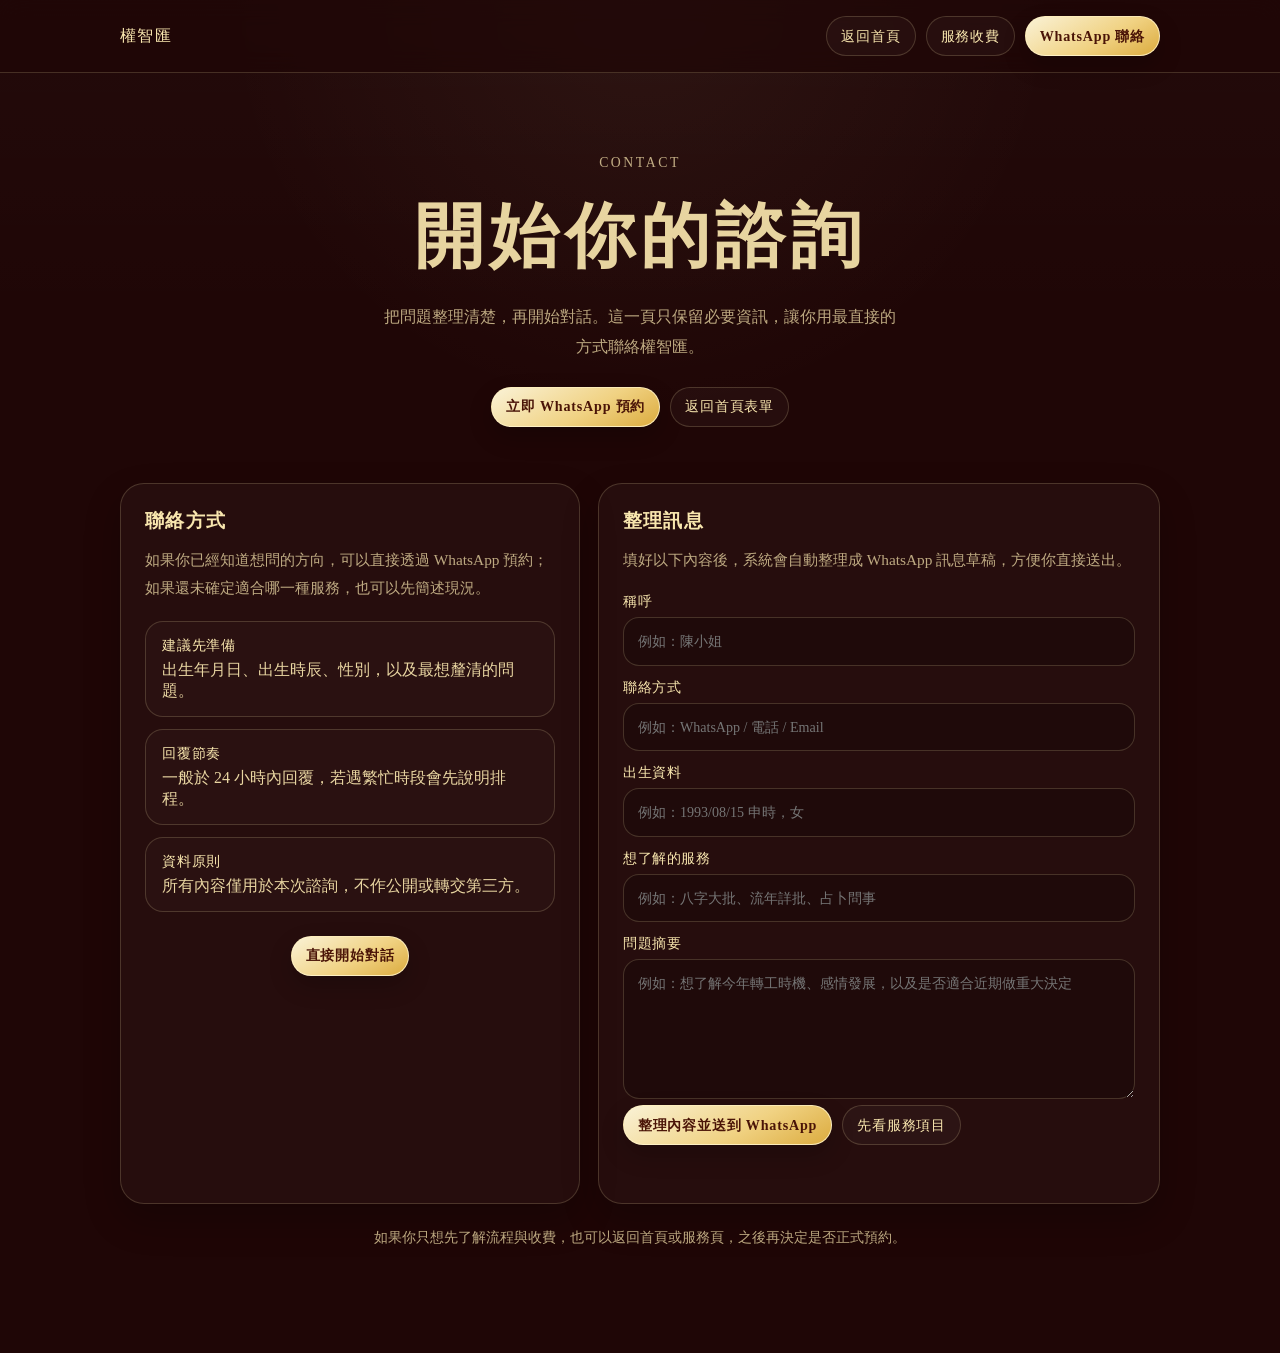
<file: contact.html>
<!DOCTYPE html>
<html lang="zh-TW">
<head>
    <meta charset="UTF-8">
    <meta name="viewport" content="width=device-width, initial-scale=1.0">
    <meta name="description" content="聯絡權智匯，了解命理諮詢方式、預約流程與準備資料。">
    <meta name="theme-color" content="#2d0907">
    <meta property="og:type" content="website">
    <meta property="og:locale" content="zh_TW">
    <meta property="og:title" content="權智匯｜聯絡我們">
    <meta property="og:description" content="以極簡而清晰的方式開始諮詢，整理你的問題，直接聯絡權智匯。">
    <title>權智匯｜聯絡我們</title>
    <style>
        :root {
            --bg: #1f0606;
            --line: rgba(248, 230, 174, 0.18);
            --line-strong: rgba(248, 230, 174, 0.34);
            --gold: #f8e6ae;
            --gold-soft: rgba(248, 230, 174, 0.74);
            --text: rgba(248, 230, 174, 0.92);
            --text-muted: rgba(248, 230, 174, 0.72);
            --pill: 999px;
            --panel: rgba(255, 255, 255, 0.03);
            --shadow: 0 16px 36px rgba(0, 0, 0, 0.22);
            --transition: transform 0.2s ease, border-color 0.2s ease, box-shadow 0.2s ease;
        }

        * {
            box-sizing: border-box;
        }

        html, body {
            margin: 0;
            min-height: 100%;
            background:
                linear-gradient(180deg, rgba(255, 255, 255, 0.02), transparent 24%),
                radial-gradient(circle at top, rgba(255, 232, 184, 0.05), transparent 28%),
                var(--bg);
            color: var(--text);
            font-family: "Noto Serif TC", "Songti TC", serif;
        }

        .site-header {
            position: sticky;
            top: 0;
            z-index: 20;
            backdrop-filter: blur(12px);
            background: rgba(31, 6, 6, 0.72);
            border-bottom: 1px solid var(--line);
        }

        .header-inner,
        .page-shell {
            width: min(1040px, calc(100% - 32px));
            margin: 0 auto;
        }

        .header-inner {
            min-height: 72px;
            display: flex;
            align-items: center;
            justify-content: space-between;
            gap: 16px;
        }

        .brand,
        .nav-link,
        .wa-link,
        .submit-link {
            text-decoration: none;
        }

        .brand {
            color: var(--gold);
            font-size: 1rem;
            letter-spacing: 0.08rem;
            white-space: nowrap;
        }

        .header-nav {
            display: flex;
            gap: 10px;
            flex-wrap: wrap;
            justify-content: flex-end;
        }

        .nav-link,
        .wa-link,
        .submit-link {
            min-height: 40px;
            padding: 0 14px;
            border-radius: var(--pill);
            display: inline-flex;
            align-items: center;
            justify-content: center;
            font-size: 0.88rem;
            letter-spacing: 0.05rem;
            transition: var(--transition);
            white-space: nowrap;
        }

        .nav-link {
            color: var(--gold);
            border: 1px solid var(--line);
            background: rgba(255, 255, 255, 0.03);
        }

        .wa-link,
        .submit-link {
            color: #4a1407;
            font-weight: 700;
            border: 1px solid rgba(255, 242, 197, 0.84);
            background: linear-gradient(150deg, rgba(255, 247, 219, 0.98), rgba(245, 214, 133, 0.98) 58%, rgba(224, 175, 64, 0.98));
            box-shadow: 0 10px 24px rgba(0, 0, 0, 0.2);
        }

        .nav-link:hover,
        .wa-link:hover,
        .submit-link:hover,
        .nav-link:focus-visible,
        .wa-link:focus-visible,
        .submit-link:focus-visible {
            transform: translateY(-2px);
            border-color: var(--line-strong);
        }

        .page-shell {
            padding: 54px 0 88px;
        }

        .hero {
            text-align: center;
            padding: 28px 0 22px;
        }

        .eyebrow {
            margin: 0;
            color: var(--gold-soft);
            font-size: 0.86rem;
            letter-spacing: 0.16rem;
            text-transform: uppercase;
        }

        .hero h1 {
            margin: 18px 0 0;
            font-size: clamp(2.4rem, 7vw, 4.4rem);
            letter-spacing: clamp(0.12rem, 0.8vw, 0.34rem);
            font-weight: 700;
        }

        .hero-copy {
            margin: 18px auto 0;
            max-width: 32rem;
            color: var(--text-muted);
            line-height: 1.9;
            font-size: 1rem;
        }

        .hero-actions {
            margin-top: 24px;
            display: flex;
            justify-content: center;
            gap: 10px;
            flex-wrap: wrap;
        }

        .contact-layout {
            margin-top: 34px;
            display: grid;
            grid-template-columns: minmax(0, 0.9fr) minmax(0, 1.1fr);
            gap: 18px;
        }

        .panel {
            border: 1px solid var(--line);
            background: var(--panel);
            border-radius: 24px;
            padding: 24px;
            box-shadow: var(--shadow);
        }

        .panel h2 {
            margin: 0;
            font-size: 1.18rem;
            letter-spacing: 0.08rem;
            color: var(--gold);
        }

        .panel p {
            margin: 12px 0 0;
            color: var(--text-muted);
            line-height: 1.85;
            font-size: 0.96rem;
        }

        .info-list {
            margin: 18px 0 0;
            padding: 0;
            list-style: none;
            display: grid;
            gap: 12px;
        }

        .info-item {
            padding: 14px 16px;
            border-radius: 18px;
            border: 1px solid var(--line);
            background: rgba(255, 255, 255, 0.02);
        }

        .info-label {
            display: block;
            margin-bottom: 5px;
            color: var(--gold);
            font-size: 0.88rem;
            letter-spacing: 0.05rem;
        }

        .contact-form {
            margin-top: 18px;
            display: grid;
            gap: 12px;
        }

        .contact-form label {
            display: grid;
            gap: 6px;
            color: var(--gold);
            font-size: 0.88rem;
            letter-spacing: 0.04rem;
        }

        .contact-form input,
        .contact-form textarea {
            width: 100%;
            border: 1px solid var(--line);
            border-radius: 16px;
            background: rgba(0, 0, 0, 0.16);
            color: var(--text);
            padding: 12px 14px;
            font: inherit;
            line-height: 1.6;
        }

        .contact-form textarea {
            min-height: 140px;
            resize: vertical;
        }

        .form-actions {
            margin-top: 6px;
            display: flex;
            flex-wrap: wrap;
            gap: 10px;
        }

        .form-status {
            margin: 10px 0 0;
            min-height: 22px;
            color: var(--gold-soft);
            font-size: 0.84rem;
            letter-spacing: 0.03rem;
        }

        .footer-note {
            margin-top: 22px;
            text-align: center;
            color: var(--text-muted);
            font-size: 0.86rem;
            line-height: 1.8;
        }

        @media (max-width: 860px) {
            .contact-layout {
                grid-template-columns: 1fr;
            }
        }

        @media (max-width: 640px) {
            .header-inner {
                padding: 12px 0;
                align-items: center;
                justify-content: center;
            }

            .brand {
                white-space: normal;
                text-align: center;
            }

            .header-nav {
                display: none;
            }

            .page-shell {
                width: calc(100% - 24px);
                padding: 34px 0 68px;
            }

            .panel {
                padding: 18px;
                border-radius: 20px;
            }

            .hero-actions,
            .form-actions {
                flex-direction: column;
            }

            .nav-link,
            .wa-link,
            .submit-link {
                width: 100%;
            }
        }
    </style>
</head>
<body>
    <header class="site-header">
        <div class="header-inner">
            <a class="brand" href="./index.html">權智匯</a>
            <nav class="header-nav" aria-label="頁面導覽">
                <a class="nav-link" href="./index.html">返回首頁</a>
                <a class="nav-link" href="./services.html">服務收費</a>
                <a class="wa-link" href="https://wa.me/85267113958?text=%E6%88%91%E6%83%B3%E8%AB%AE%E8%A9%A2%E6%AC%8A%E6%99%BA%E5%8C%AF%E7%9A%84%E5%91%BD%E7%90%86%E6%9C%8D%E5%8B%99" target="_blank" rel="noopener noreferrer">WhatsApp 聯絡</a>
            </nav>
        </div>
    </header>

    <main class="page-shell">
        <section class="hero" aria-label="聯絡頁主視覺">
            <p class="eyebrow">Contact</p>
            <h1>開始你的諮詢</h1>
            <p class="hero-copy">把問題整理清楚，再開始對話。這一頁只保留必要資訊，讓你用最直接的方式聯絡權智匯。</p>
            <div class="hero-actions">
                <a class="wa-link" href="https://wa.me/85267113958?text=%E6%88%91%E6%83%B3%E9%A0%90%E7%B4%84%E6%AC%8A%E6%99%BA%E5%8C%AF%E7%9A%84%E5%91%BD%E7%90%86%E8%AB%AE%E8%A9%A2" target="_blank" rel="noopener noreferrer">立即 WhatsApp 預約</a>
                <a class="nav-link" href="./index.html#contact">返回首頁表單</a>
            </div>
        </section>

        <section class="contact-layout" aria-label="聯絡資訊與表單">
            <article class="panel">
                <h2>聯絡方式</h2>
                <p>如果你已經知道想問的方向，可以直接透過 WhatsApp 預約；如果還未確定適合哪一種服務，也可以先簡述現況。</p>
                <ul class="info-list">
                    <li class="info-item"><span class="info-label">建議先準備</span>出生年月日、出生時辰、性別，以及最想釐清的問題。</li>
                    <li class="info-item"><span class="info-label">回覆節奏</span>一般於 24 小時內回覆，若遇繁忙時段會先說明排程。</li>
                    <li class="info-item"><span class="info-label">資料原則</span>所有內容僅用於本次諮詢，不作公開或轉交第三方。</li>
                </ul>
                <div class="hero-actions">
                    <a class="wa-link" href="https://wa.me/85267113958?text=%E6%88%91%E6%83%B3%E4%BA%86%E8%A7%A3%E6%AC%8A%E6%99%BA%E5%8C%AF%E7%9A%84%E5%91%BD%E7%90%86%E6%9C%8D%E5%8B%99" target="_blank" rel="noopener noreferrer">直接開始對話</a>
                </div>
            </article>

            <article class="panel">
                <h2>整理訊息</h2>
                <p>填好以下內容後，系統會自動整理成 WhatsApp 訊息草稿，方便你直接送出。</p>
                <form class="contact-form" id="contact-form">
                    <label>
                        稱呼
                        <input type="text" name="name" placeholder="例如：陳小姐">
                    </label>
                    <label>
                        聯絡方式
                        <input type="text" name="contact" placeholder="例如：WhatsApp / 電話 / Email">
                    </label>
                    <label>
                        出生資料
                        <input type="text" name="birth" placeholder="例如：1993/08/15 申時，女">
                    </label>
                    <label>
                        想了解的服務
                        <input type="text" name="service" placeholder="例如：八字大批、流年詳批、占卜問事">
                    </label>
                    <label>
                        問題摘要
                        <textarea name="message" placeholder="例如：想了解今年轉工時機、感情發展，以及是否適合近期做重大決定"></textarea>
                    </label>
                </form>
                <div class="form-actions">
                    <a class="submit-link" id="contact-submit" href="https://wa.me/85267113958" target="_blank" rel="noopener noreferrer">整理內容並送到 WhatsApp</a>
                    <a class="nav-link" href="./index.html#services">先看服務項目</a>
                </div>
                <p class="form-status" id="form-status" aria-live="polite"></p>
            </article>
        </section>

        <p class="footer-note">如果你只想先了解流程與收費，也可以返回首頁或服務頁，之後再決定是否正式預約。</p>
    </main>

    <script>
        (function () {
            const form = document.getElementById("contact-form");
            const submit = document.getElementById("contact-submit");
            const status = document.getElementById("form-status");

            function buildMessage() {
                if (!form) {
                    return "您好，我想預約權智匯的命理諮詢。";
                }

                const formData = new FormData(form);
                const name = String(formData.get("name") || "").trim();
                const contact = String(formData.get("contact") || "").trim();
                const birth = String(formData.get("birth") || "").trim();
                const service = String(formData.get("service") || "").trim();
                const message = String(formData.get("message") || "").trim();
                const lines = ["您好，我想預約權智匯的命理諮詢。"];

                if (name) lines.push(`稱呼：${name}`);
                if (contact) lines.push(`聯絡方式：${contact}`);
                if (birth) lines.push(`出生資料：${birth}`);
                if (service) lines.push(`想了解的服務：${service}`);
                if (message) lines.push(`問題摘要：${message}`);

                if (lines.length === 1) {
                    lines.push("想先了解適合我的服務與預約方式。");
                }

                return lines.join("\n");
            }

            if (submit) {
                submit.addEventListener("click", function () {
                    const text = buildMessage();
                    submit.href = `https://wa.me/85267113958?text=${encodeURIComponent(text)}`;
                    if (status) {
                        status.textContent = "已整理為 WhatsApp 訊息草稿，點擊後會在新分頁開啟。";
                    }
                });
            }
        })();
    </script>
</body>
</html>
</file>
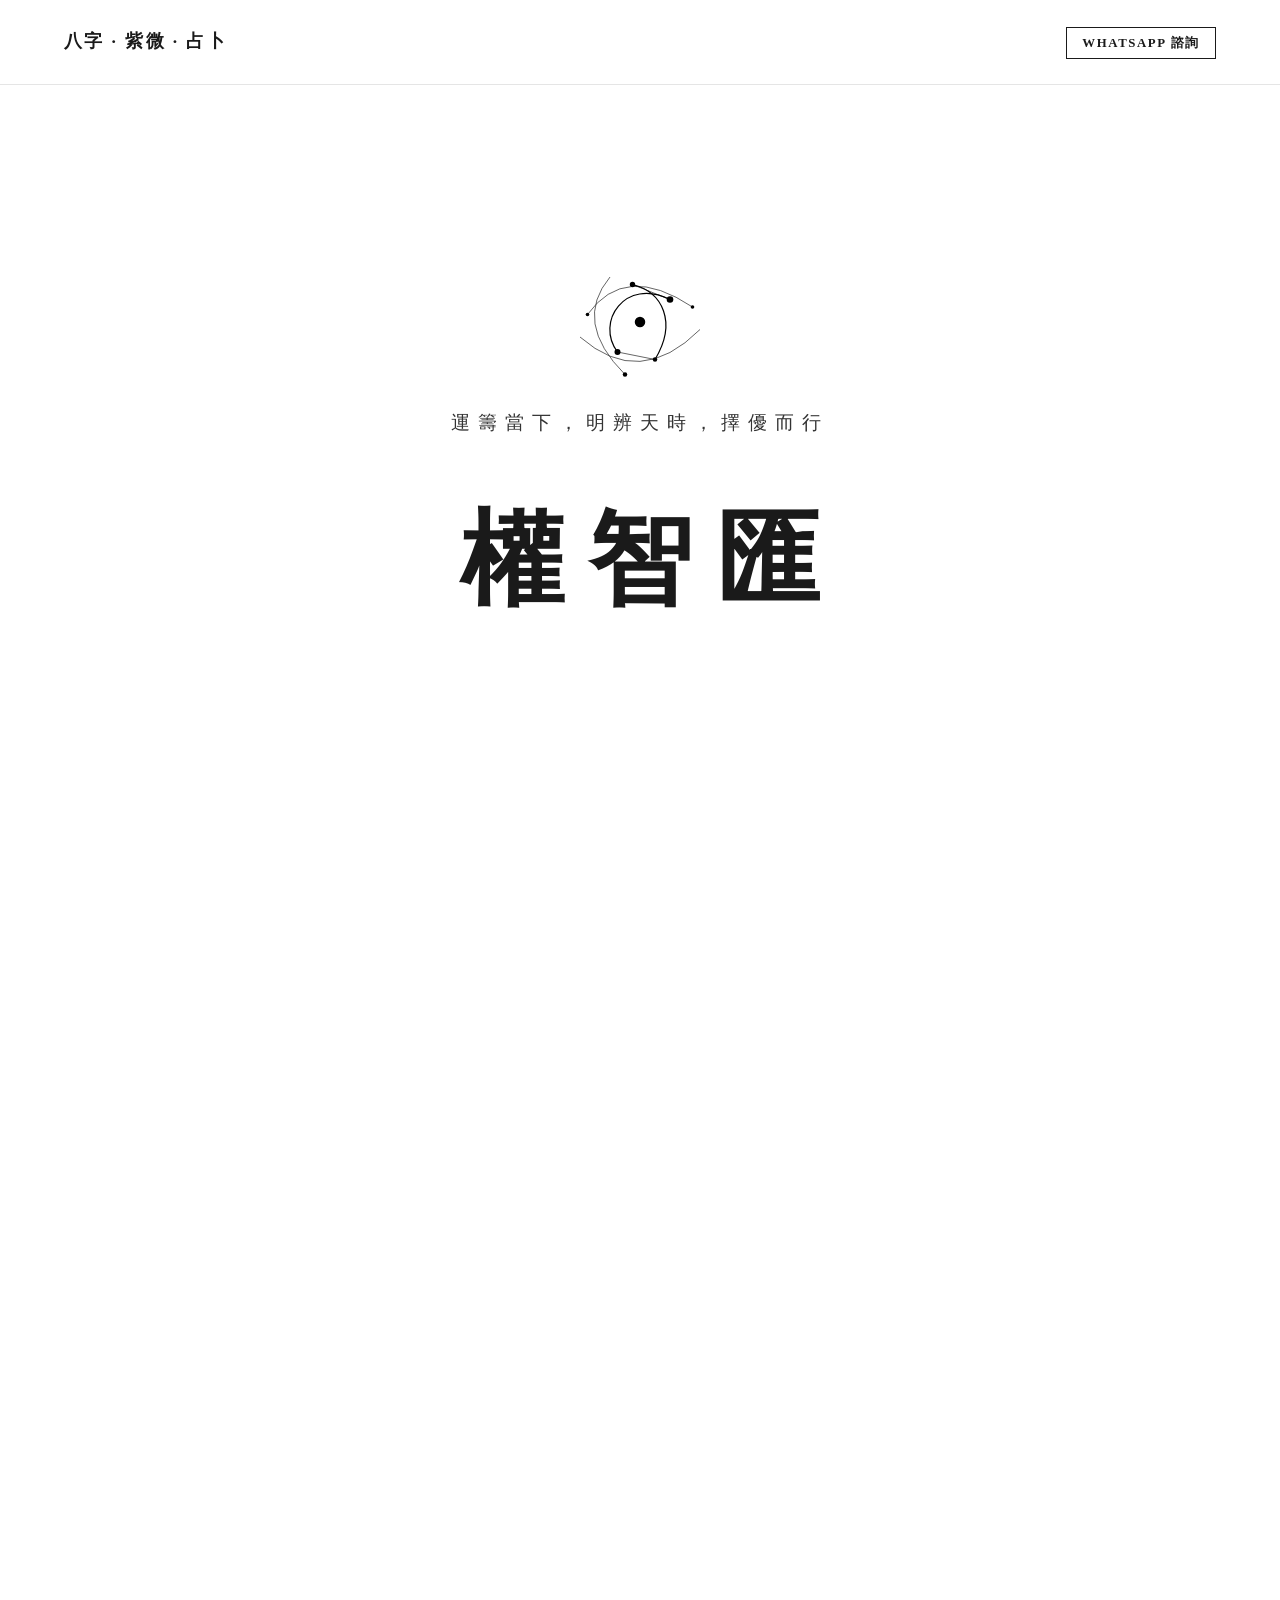
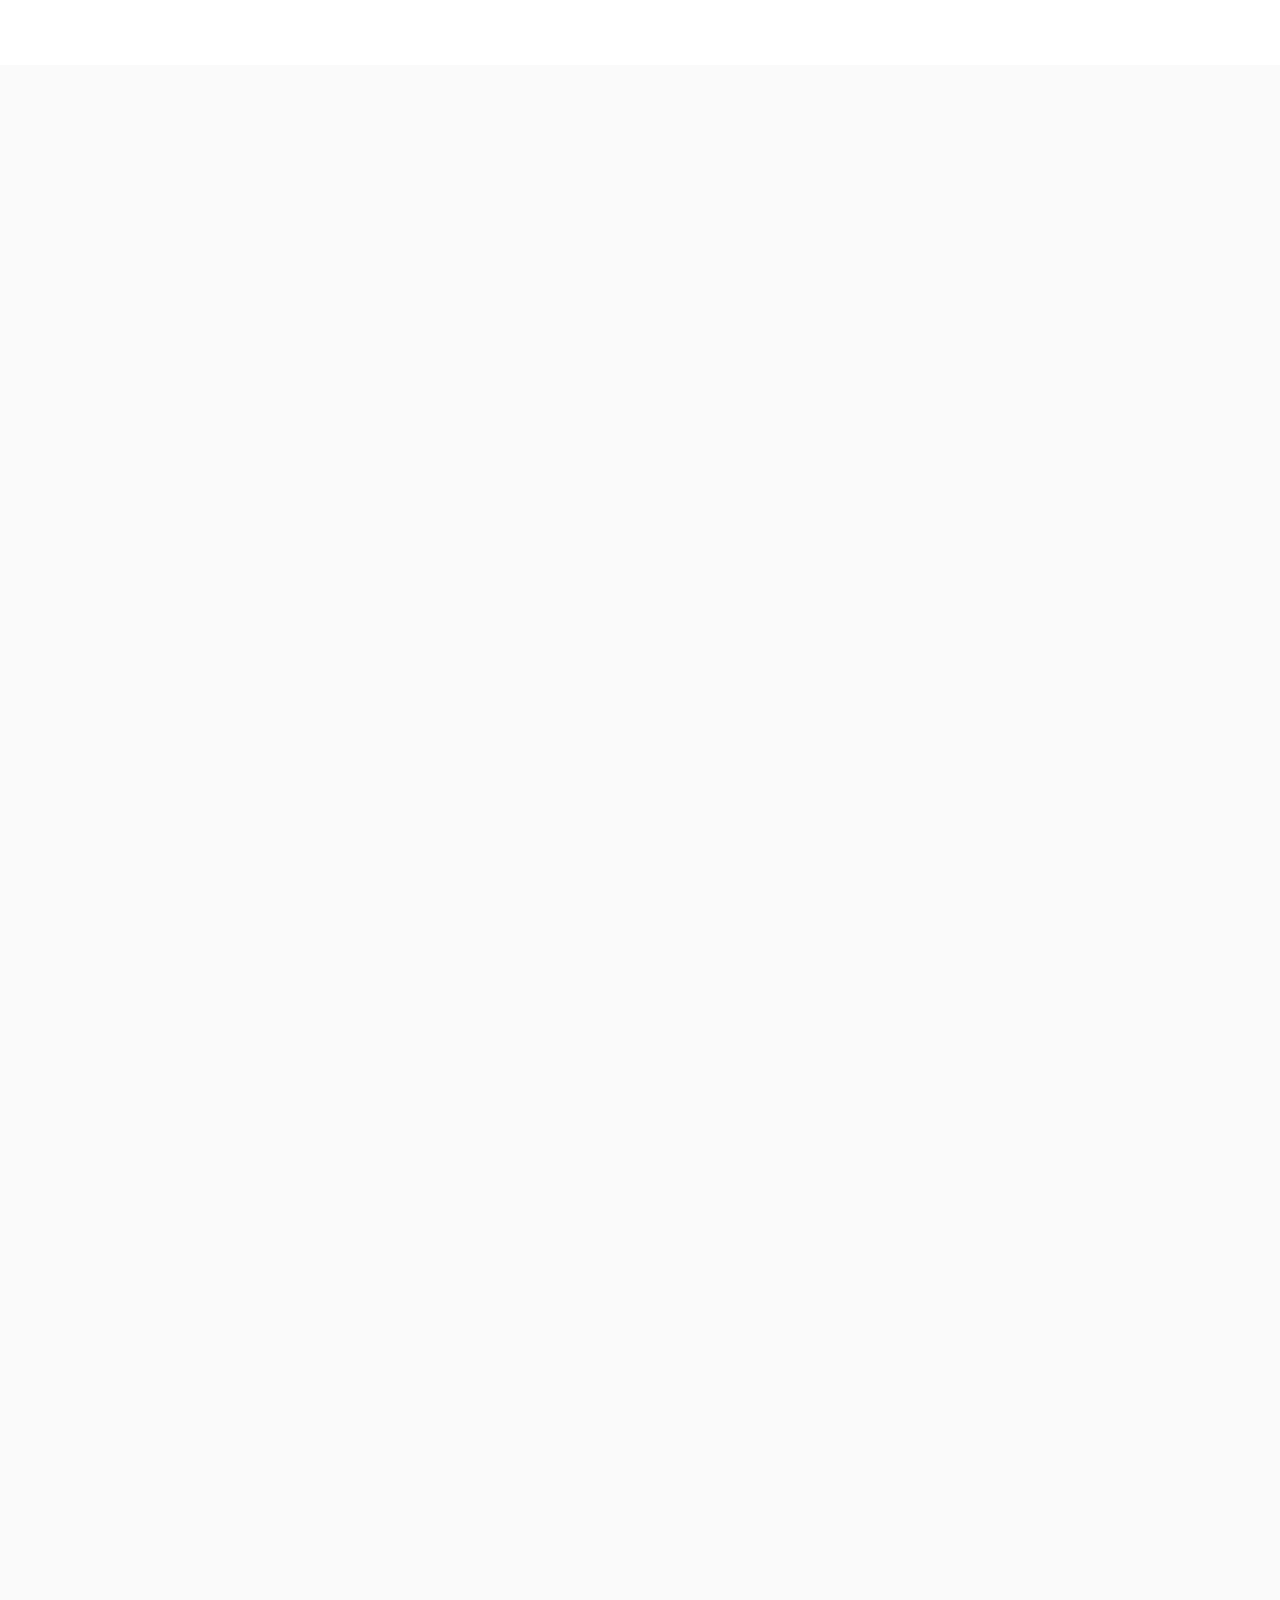
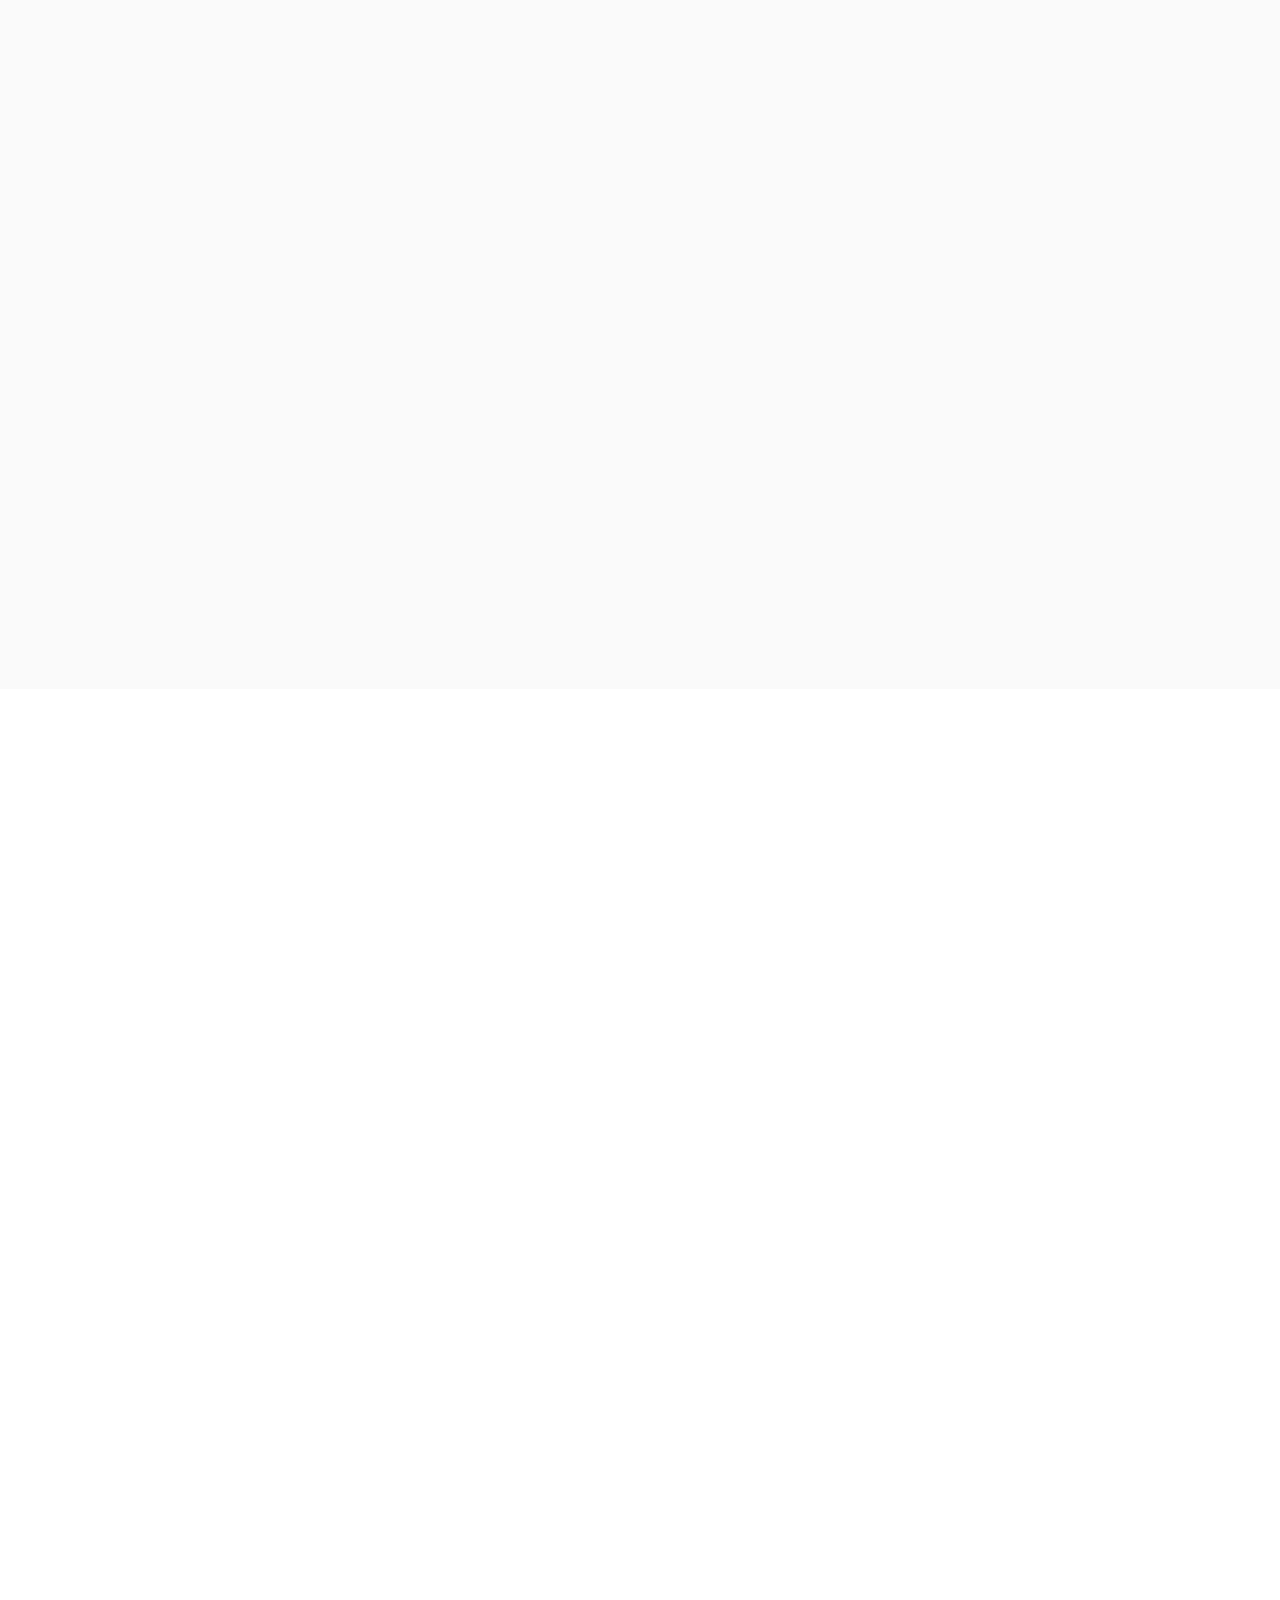
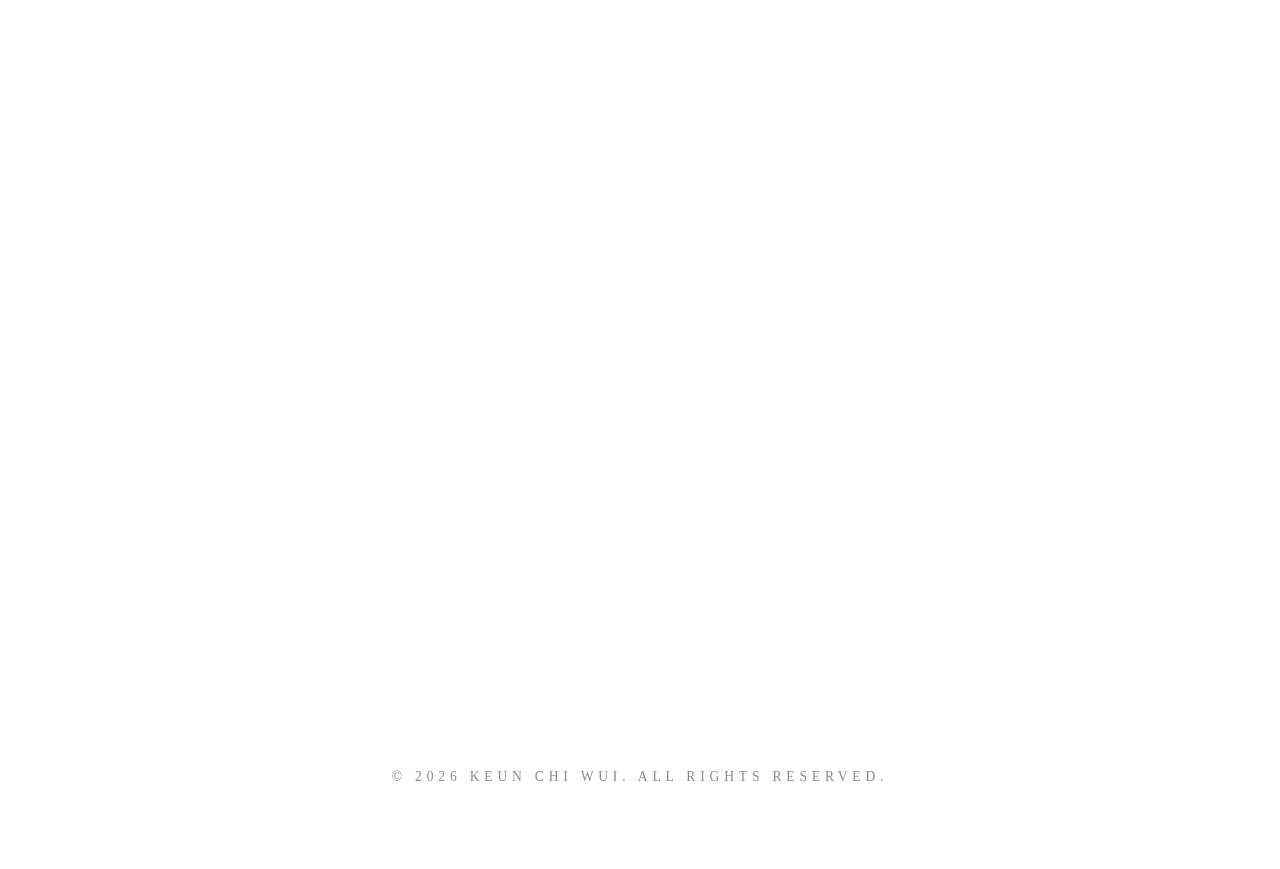
<file: services.html>
<!DOCTYPE html>
<html lang="zh-TW">
<head>
    <meta charset="UTF-8">
    <meta name="viewport" content="width=device-width, initial-scale=1.0">
    <meta name="description" content="查看權智匯命理服務與收費總覽，涵蓋八字批算、流年分析、占卜問事、合婚與起名服務。">
    <meta name="theme-color" content="#420000">
    <meta property="og:type" content="website">
    <meta property="og:locale" content="zh_TW">
    <meta property="og:title" content="權智匯｜服務及收費">
    <meta property="og:description" content="服務項目與收費一目了然，快速找到最適合你的命理方案，安心開始諮詢。">
    <meta http-equiv="refresh" content="0; url=./index.html#services">
    <title>權智匯｜算命服務</title>
    <style>
        :root {
            --bg-red: #8b0000;
            --bg-deep: #300000;
            --gold: #f8e6ae;
            --gold-bright: #fff1c7;
            --gold-soft: #d8ac4f;
            --text-main: rgba(248, 230, 174, 0.94);
            --text-muted: rgba(248, 230, 174, 0.8);
            --panel: rgba(34, 8, 8, 0.42);
            --panel-border: rgba(248, 230, 174, 0.16);
            --blue-start: #183d8f;
            --blue-end: #42a5f5;
            --card-glow: rgba(83, 171, 255, 0.24);
            --radius-panel: 24px;
            --radius-card: 20px;
            --radius-pill: 999px;
            --space-1: 10px;
            --space-2: 14px;
            --space-3: 18px;
            --space-4: 24px;
            --space-5: 32px;
            --shadow-panel: inset 0 0 26px rgba(0, 0, 0, 0.08);
            --shadow-soft: 0 12px 24px rgba(56, 7, 0, 0.18);
            --shadow-hover: 0 16px 30px rgba(56, 7, 0, 0.24);
            --transition-base: transform 0.22s ease, box-shadow 0.22s ease, border-color 0.22s ease;
        }

        * {
            box-sizing: border-box;
            word-break: keep-all;
        }

        html, body {
            margin: 0;
            min-height: 100%;
            background: radial-gradient(circle at center, var(--bg-red) 0%, var(--bg-deep) 100%);
            color: var(--gold);
            font-family: "Noto Serif TC", "Songti TC", serif;
            overflow-x: hidden;
        }

        body {
            position: relative;
        }

        body::before {
            content: "";
            position: fixed;
            inset: 0;
            pointer-events: none;
            background-image:
                radial-gradient(1px 1px at 8% 14%, rgba(255, 255, 255, 0.9), transparent),
                radial-gradient(1px 1px at 24% 38%, rgba(255, 255, 255, 0.75), transparent),
                radial-gradient(1.5px 1.5px at 45% 18%, rgba(255, 255, 255, 0.9), transparent),
                radial-gradient(1px 1px at 67% 27%, rgba(255, 255, 255, 0.8), transparent),
                radial-gradient(2px 2px at 85% 12%, rgba(255, 255, 255, 0.85), transparent),
                radial-gradient(1px 1px at 76% 60%, rgba(255, 255, 255, 0.65), transparent),
                radial-gradient(1px 1px at 13% 72%, rgba(255, 255, 255, 0.75), transparent),
                radial-gradient(1.5px 1.5px at 52% 86%, rgba(255, 255, 255, 0.7), transparent),
                radial-gradient(1px 1px at 91% 78%, rgba(255, 255, 255, 0.8), transparent);
            background-size: 220px 220px;
            opacity: 0.28;
            z-index: 0;
        }

        .navbar {
            position: sticky;
            top: 0;
            z-index: 20;
            display: flex;
            justify-content: center;
            align-items: center;
            padding: 20px 24px;
            background: rgba(0, 0, 0, 0.28);
            backdrop-filter: blur(8px);
            border-bottom: 1px solid var(--panel-border);
        }

        .nav-logo {
            color: #f8e6ae;
            text-decoration: none;
            font-size: 1.04rem;
            letter-spacing: 0.06rem;
            text-align: center;
            white-space: nowrap;
            text-shadow: 0 0 10px rgba(248, 230, 174, 0.6);
            animation: navLogoPulse 3.6s ease-in-out infinite;
        }

        .nav-links {
            position: absolute;
            left: 24px;
            top: 50%;
            transform: translateY(-50%);
            display: flex;
            gap: 10px;
        }

        .home-link,
        .page-link {
            color: var(--gold);
            text-decoration: none;
            border: 1px solid rgba(248, 230, 174, 0.2);
            background: rgba(255, 255, 255, 0.04);
            border-radius: var(--radius-pill);
            padding: 8px 14px;
            font-size: 0.9rem;
            letter-spacing: 0.05rem;
            white-space: nowrap;
            transition: var(--transition-base);
        }

        .home-link:hover,
        .page-link:hover {
            transform: translateY(-3px);
            box-shadow: var(--shadow-soft);
            border-color: rgba(248, 230, 174, 0.34);
        }

        .page-shell {
            position: relative;
            z-index: 1;
            width: min(1120px, calc(100% - 40px));
            margin: 0 auto;
            padding: 42px 0 64px;
        }

        .hero-copy {
            text-align: center;
            margin-bottom: 28px;
        }

        .hero-copy h1 {
            margin: 0;
            font-size: clamp(2.3rem, 6vw, 3.8rem);
            letter-spacing: clamp(0.14rem, 0.8vw, 0.28rem);
            text-shadow: 1px 1px 0 #fff, 0 0 18px rgba(216, 172, 79, 0.42);
            white-space: nowrap;
        }

        .hero-intro-list {
            display: grid;
            grid-template-columns: repeat(2, 1fr);
            gap: 14px 32px;
            margin: 22px 0 0;
            text-align: center;
        }

        .hero-intro-item {
            padding: 4px 0;
        }

        .hero-intro-label {
            font-size: 1.14rem;
            font-weight: 700;
            color: var(--gold-bright);
            letter-spacing: 0.07rem;
            margin-bottom: 4px;
        }

        .hero-intro-desc {
            font-size: 0.98rem;
            color: var(--text-muted);
            line-height: 1.84;
            letter-spacing: 0.02rem;
            margin: 0;
        }

        .whatsapp-cta {
            position: fixed;
            right: 22px;
            bottom: 22px;
            z-index: 130;
            min-height: 50px;
            padding: 0 18px;
            display: inline-flex;
            align-items: center;
            justify-content: center;
            text-align: center;
            border-radius: var(--radius-pill);
            border: 1px solid rgba(248, 230, 174, 0.42);
            text-decoration: none;
            color: var(--gold-bright);
            background: linear-gradient(160deg, rgba(27, 47, 35, 0.95), rgba(18, 83, 52, 0.95));
            font-size: 0.93rem;
            letter-spacing: 0.06rem;
            box-shadow: 0 10px 22px rgba(0, 0, 0, 0.3);
            transition: var(--transition-base);
            white-space: nowrap;
        }

        .whatsapp-cta:hover {
            transform: translateY(-3px);
            box-shadow: 0 14px 28px rgba(16, 114, 66, 0.38);
        }

        .services-layout {
            display: grid;
            grid-template-columns: repeat(2, minmax(0, 1fr));
            gap: 24px;
            align-items: start;
        }

        .services-column {
            display: flex;
            flex-direction: column;
            gap: 24px;
        }

        .service-group {
            background: var(--panel);
            border: 1px solid var(--panel-border);
            border-radius: var(--radius-panel);
            padding: 18px 24px 24px;
            box-shadow: var(--shadow-panel);
            transition: var(--transition-base);
        }

        .service-group:hover {
            transform: translateY(-3px);
            box-shadow: var(--shadow-hover), var(--shadow-panel);
            border-color: rgba(248, 230, 174, 0.24);
        }

        .group-title {
            display: flex;
            flex-direction: column;
            align-items: center;
            width: 100%;
            padding: 0;
            background: none;
            color: #fff5d7;
            font-family: "Noto Serif TC", "Songti TC", serif;
            font-size: 1.5rem;
            font-weight: 700;
            letter-spacing: 4px;
            text-shadow: 0 0 8px rgba(248, 230, 174, 0.6);
            margin: -4px 0 18px;
            white-space: nowrap;
        }

        .group-title::after {
            content: "";
            display: block;
            width: 60px;
            height: 1px;
            margin-top: 10px;
            background: linear-gradient(to right, transparent, rgba(216, 172, 79, 0.7) 30%, rgba(216, 172, 79, 0.7) 70%, transparent);
        }

        .service-cards {
            display: flex;
            flex-direction: column;
            gap: 14px;
        }

        .service-card {
            display: flex;
            flex-direction: column;
            align-items: stretch;
            gap: 12px;
            padding: 18px 20px;
            border-radius: var(--radius-card);
            border: 1px solid rgba(248, 230, 174, 0.12);
            background: linear-gradient(180deg, rgba(68, 10, 10, 0.46), rgba(29, 7, 7, 0.46));
            color: inherit;
            transition: var(--transition-base);
        }

        .service-card-main {
            display: flex;
            justify-content: space-between;
            align-items: center;
            gap: 16px;
            width: 100%;
            min-width: 0;
        }

        .service-card:hover {
            transform: translateY(-3px);
            border-color: rgba(112, 188, 255, 0.42);
            box-shadow: 0 0 0 1px rgba(108, 179, 255, 0.2) inset, 0 14px 28px rgba(53, 122, 220, 0.16), 0 0 22px var(--card-glow);
        }

        .service-name {
            flex: 1;
            min-width: 0;
            font-size: clamp(1.12rem, 2vw, 1.42rem);
            letter-spacing: 0.05rem;
            color: var(--gold);
            white-space: nowrap;
            overflow: hidden;
            text-overflow: ellipsis;
        }

        .service-meta {
            display: flex;
            flex-direction: column;
            align-items: flex-end;
            min-width: 170px;
            text-align: right;
        }

        .service-price {
            font-size: clamp(1.18rem, 2vw, 1.42rem);
            color: var(--gold-bright);
            letter-spacing: 0.05rem;
            text-shadow: 0 0 14px rgba(248, 230, 174, 0.38);
            white-space: nowrap;
        }

        .service-detail {
            margin-top: 4px;
            color: rgba(248, 230, 174, 0.82);
            font-size: 0.86rem;
            letter-spacing: 0.03rem;
            line-height: 1.5;
            white-space: nowrap;
        }

        @media (max-width: 900px) {
            .services-layout {
                grid-template-columns: 1fr;
            }

            .nav-links {
                left: 16px;
                gap: 8px;
            }

            .home-link,
            .page-link {
                padding: 7px 12px;
                font-size: 0.84rem;
            }

            .nav-logo {
                font-size: 0.94rem;
            }

            .page-shell {
                width: min(calc(100% - 24px), 1120px);
                padding-top: 28px;
            }
        }

        @media (max-width: 700px) {
            .navbar {
                justify-content: center;
                flex-wrap: wrap;
                row-gap: 10px;
                padding: 14px 12px 12px;
            }

            .nav-links {
                position: static;
                transform: none;
                width: 100%;
                margin: 0;
                justify-content: center;
                gap: 8px;
            }

            .home-link:hover,
            .page-link:hover {
                transform: translateY(-3px);
            }

            .nav-logo {
                font-size: 0.84rem;
                text-align: center;
                max-width: 100%;
                white-space: normal;
                line-height: 1.45;
            }

            .hero-copy h1 {
                font-size: clamp(2rem, 9vw, 2.8rem);
                letter-spacing: 0.1rem;
            }

            .hero-copy p {
                font-size: 0.95rem;
                line-height: 1.74;
            }

            .hero-intro-label {
                font-size: 1.02rem;
            }

            .hero-intro-desc {
                font-size: 0.92rem;
                line-height: 1.78;
            }

            .service-group {
                padding: 14px 16px 18px;
                border-radius: 20px;
            }

            .group-title {
                font-size: 1.3rem;
                letter-spacing: 3px;
            }

            .service-card {
                padding: 16px 14px;
            }

            .service-card-main {
                gap: 10px;
            }

            .service-name {
                font-size: 1rem;
                letter-spacing: 0.03rem;
            }

            .service-meta {
                min-width: 124px;
            }

            .service-price {
                font-size: 1.06rem;
            }

            .service-detail {
                font-size: 0.8rem;
            }

            .whatsapp-cta {
                right: 12px;
                bottom: calc(12px + env(safe-area-inset-bottom));
                min-height: 46px;
                padding: 0 14px;
                font-size: 0.84rem;
                letter-spacing: 0.03rem;
                max-width: calc(100vw - 24px);
            }

            .page-shell {
                padding-bottom: 110px;
            }
        }

        @media (max-width: 560px) {
            .hero-intro-list {
                grid-template-columns: 1fr;
            }

            .hero-intro-label {
                font-size: 1rem;
            }

            .hero-intro-desc {
                font-size: 0.9rem;
                line-height: 1.74;
            }

            .service-card-main {
                flex-wrap: wrap;
                align-items: flex-start;
            }

            .service-name {
                width: 100%;
            }

            .service-meta {
                align-items: flex-start;
                min-width: 0;
                width: 100%;
                text-align: left;
            }

            .service-detail {
                white-space: normal;
            }
        }

        @keyframes navLogoPulse {
            0%, 100% { text-shadow: 0 0 5px rgba(248, 230, 174, 0.45); }
            50%       { text-shadow: 0 0 15px rgba(248, 230, 174, 0.9), 0 0 28px rgba(248, 230, 174, 0.32); }
        }

        @media (prefers-reduced-motion: reduce) {
            *,
            *::before,
            *::after {
                animation-duration: 0.01ms !important;
                animation-iteration-count: 1 !important;
                transition-duration: 0.01ms !important;
                scroll-behavior: auto !important;
            }
        }
    </style>
</head>
<body>
    <nav class="navbar">
        <div class="nav-links">
            <a class="home-link" href="./index.html">返回首頁</a>
            <a class="page-link" href="./contact.html">前往說明頁</a>
        </div>
        <a class="nav-logo" href="./services.html">「權智匯」—— 權衡天命，智慧匯聚。&emsp;&emsp;&emsp;助您運籌當下，明辨天時，擇優而行。</a>
    </nav>

    <main class="page-shell">
        <section class="hero-copy" aria-label="服務簡介">
            <h1>服務及收費</h1>
            <div class="hero-intro-list">
                <div class="hero-intro-item">
                    <div class="hero-intro-label">八字批算</div>
                    <p class="hero-intro-desc">透過四柱八字的五行生剋、十神格局，剖析命主性格特質、事業走向、財運起伏、姻緣機遇，並提供流年運勢專業分析。</p>
                </div>
                <div class="hero-intro-item">
                    <div class="hero-intro-label">紫微斗數</div>
                    <p class="hero-intro-desc">以星曜佈局與宮位解讀，洞察命主一生的重大轉折點，從宏觀與微觀層面呈現命運軌跡。</p>
                </div>
                <div class="hero-intro-item">
                    <div class="hero-intro-label">占卜問事</div>
                    <p class="hero-intro-desc">運用尋龍尺，針對具體問題一事一問，為客戶釐清迷霧，指引方向。</p>
                </div>
                <div class="hero-intro-item">
                    <div class="hero-intro-label">起名服務</div>
                    <p class="hero-intro-desc">結合八字五行喜忌與中文音義美學，為新生兒、企業品牌或個人改運，選取寓意吉祥、音韻優美、符合命格的佳名。</p>
                </div>
            </div>
        </section>

        <section class="services-layout" aria-label="服務清單">
            <div class="services-column">
                <section class="service-group" aria-labelledby="bazi-group">
                    <h2 class="group-title" id="bazi-group">八字類別</h2>
                    <div class="service-cards">
                        <article class="service-card">
                            <div class="service-card-main">
                                <div class="service-name">八字排盤</div>
                                <div class="service-meta">
                                    <div class="service-price">$88</div>
                                    <div class="service-detail">性格批註</div>
                                </div>
                            </div>
                        </article>
                        <article class="service-card">
                            <div class="service-card-main">
                                <div class="service-name">八字小批</div>
                                <div class="service-meta">
                                    <div class="service-price">$388</div>
                                    <div class="service-detail">命格專業分析</div>
                                </div>
                            </div>
                        </article>
                        <article class="service-card">
                            <div class="service-card-main">
                                <div class="service-name">八字大批</div>
                                <div class="service-meta">
                                    <div class="service-price">$2888</div>
                                    <div class="service-detail">詳細命格專業分析 + 首六個大運</div>
                                </div>
                            </div>
                        </article>
                    </div>
                </section>

                <section class="service-group" aria-labelledby="divination-group">
                    <h2 class="group-title" id="divination-group">占卜問事</h2>
                    <div class="service-cards">
                        <article class="service-card">
                            <div class="service-card-main">
                                <div class="service-name">尋龍尺問事</div>
                                <div class="service-meta">
                                    <div class="service-price">$88</div>
                                    <div class="service-detail">單次收費</div>
                                </div>
                            </div>
                        </article>
                        <article class="service-card">
                            <div class="service-card-main">
                                <div class="service-name">八字占卜</div>
                                <div class="service-meta">
                                    <div class="service-price">$238</div>
                                    <div class="service-detail">單次收費</div>
                                </div>
                            </div>
                        </article>
                    </div>
                </section>
            </div>

            <div class="services-column">
                <section class="service-group" aria-labelledby="fortune-group">
                    <h2 class="group-title" id="fortune-group">流年月批</h2>
                    <div class="service-cards">
                        <article class="service-card">
                            <div class="service-card-main">
                                <div class="service-name">流月簡算</div>
                                <div class="service-meta">
                                    <div class="service-price">$688</div>
                                    <div class="service-detail">當月運程</div>
                                </div>
                            </div>
                        </article>
                        <article class="service-card">
                            <div class="service-card-main">
                                <div class="service-name">流月詳算</div>
                                <div class="service-meta">
                                    <div class="service-price">$1288</div>
                                    <div class="service-detail">當月運程詳批</div>
                                </div>
                            </div>
                        </article>
                        <article class="service-card">
                            <div class="service-card-main">
                                <div class="service-name">流年簡批</div>
                                <div class="service-meta">
                                    <div class="service-price">$688</div>
                                    <div class="service-detail">當年運程</div>
                                </div>
                            </div>
                        </article>
                        <article class="service-card">
                            <div class="service-card-main">
                                <div class="service-name">流年詳批</div>
                                <div class="service-meta">
                                    <div class="service-price">$1288</div>
                                    <div class="service-detail">當年運程詳批</div>
                                </div>
                            </div>
                        </article>
                    </div>
                </section>

                <section class="service-group" aria-labelledby="special-group">
                    <h2 class="group-title" id="special-group">特別項目</h2>
                    <div class="service-cards">
                        <article class="service-card">
                            <div class="service-card-main">
                                <div class="service-name">合婚</div>
                                <div class="service-meta">
                                    <div class="service-price">$1338</div>
                                    <div class="service-detail">單次收費</div>
                                </div>
                            </div>
                        </article>
                        <article class="service-card">
                            <div class="service-card-main">
                                <div class="service-name">寶寶出生擇日</div>
                                <div class="service-meta">
                                    <div class="service-price">$1888</div>
                                    <div class="service-detail">3個選擇</div>
                                </div>
                            </div>
                        </article>
                        <article class="service-card">
                            <div class="service-card-main">
                                <div class="service-name">起名 / 改名</div>
                                <div class="service-meta">
                                    <div class="service-price">$688</div>
                                    <div class="service-detail">3個選擇</div>
                                </div>
                            </div>
                        </article>
                    </div>
                </section>
            </div>
        </section>
    </main>

    <a class="whatsapp-cta" data-track="services_whatsapp_floating" href="https://wa.me/85267113958?text=%E4%BD%A0%E5%A5%BD%EF%BC%8C%E6%88%91%E6%83%B3%E5%92%A8%E8%A9%A2%E5%91%BD%E7%90%86%E6%9C%8D%E5%8B%99%E3%80%82" target="_blank" rel="noopener noreferrer">WhatsApp 快速諮詢</a>

    <script>
        (function () {
            const STORAGE_KEY = "cw_click_stats";

            function trackClick(eventName) {
                const raw = localStorage.getItem(STORAGE_KEY);
                const stats = raw ? JSON.parse(raw) : {};
                stats[eventName] = (stats[eventName] || 0) + 1;
                localStorage.setItem(STORAGE_KEY, JSON.stringify(stats));
                console.log("[tracking]", eventName, stats[eventName]);
            }

            document.querySelectorAll("[data-track]").forEach((node) => {
                node.addEventListener("click", () => {
                    const eventName = node.getAttribute("data-track");
                    if (eventName) {
                        trackClick(eventName);
                    }
                });
            });
        })();
    </script>
</body>
</html>
</file>
